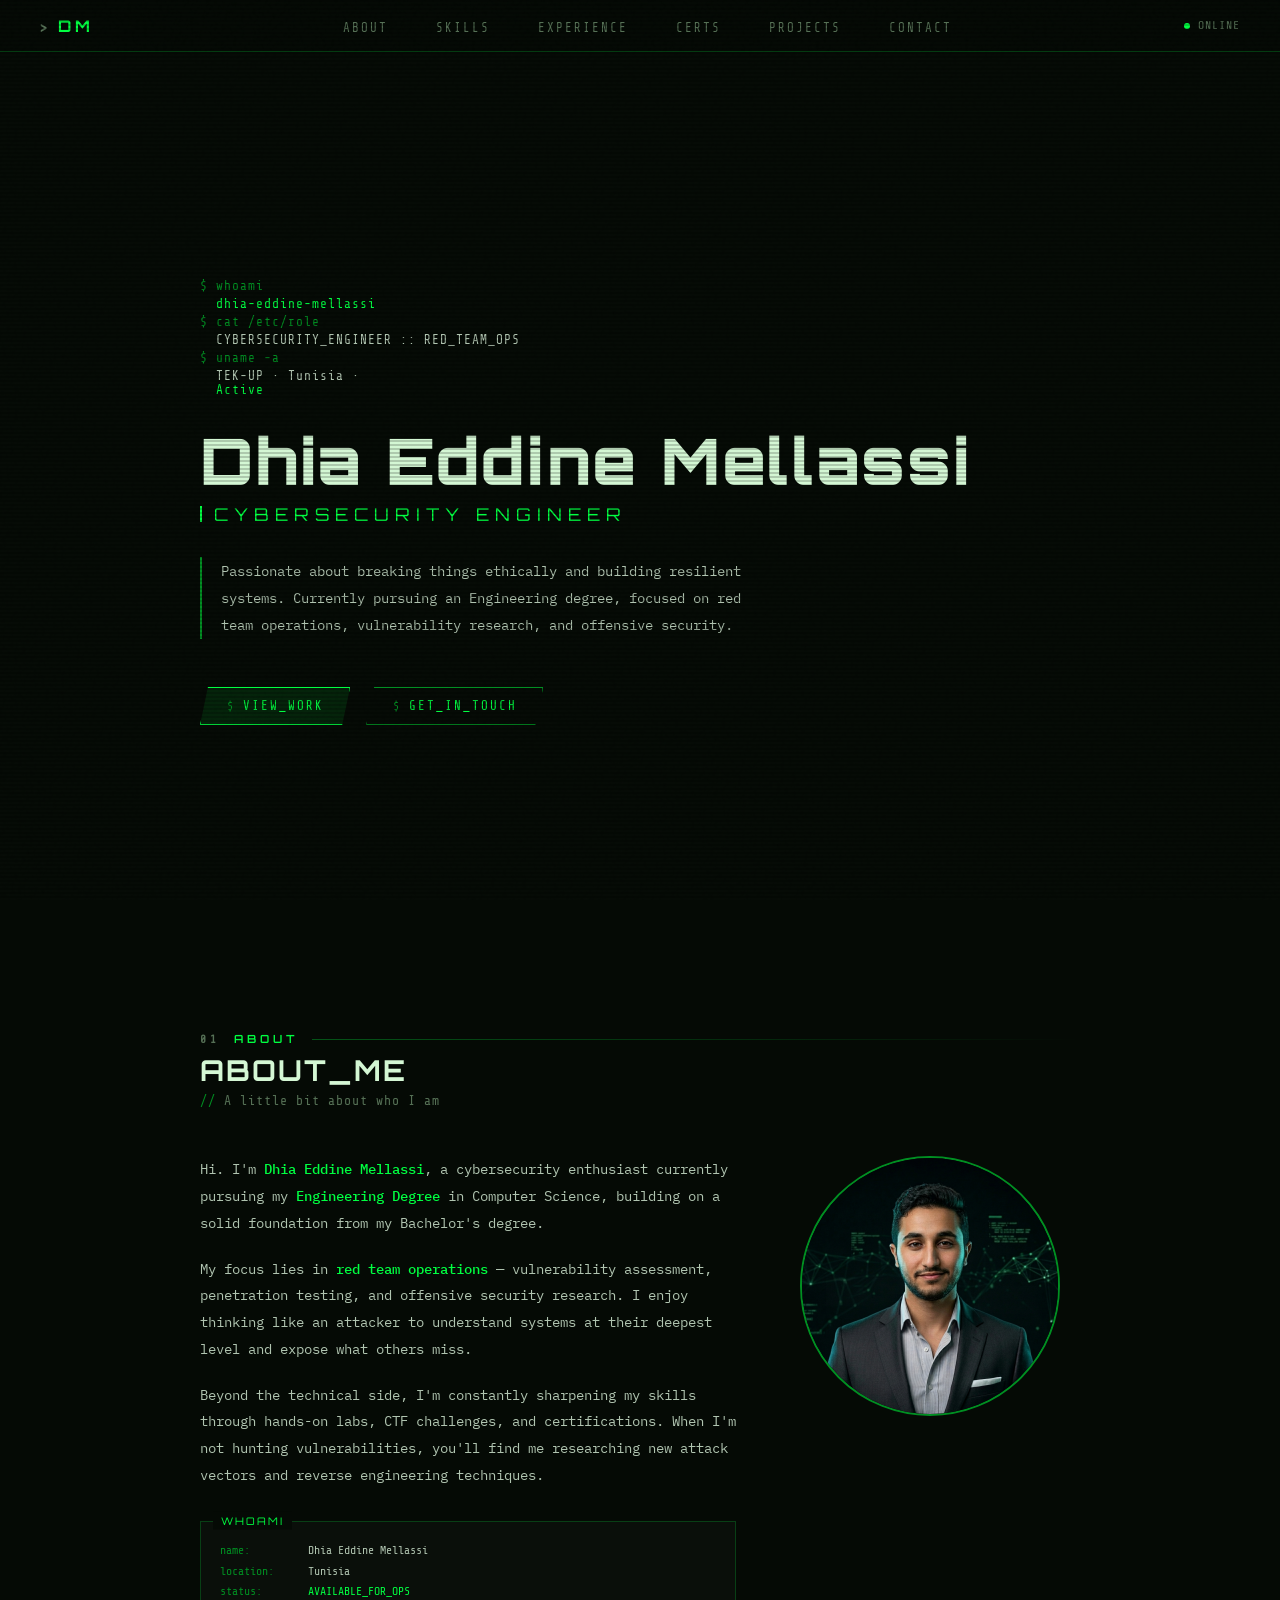
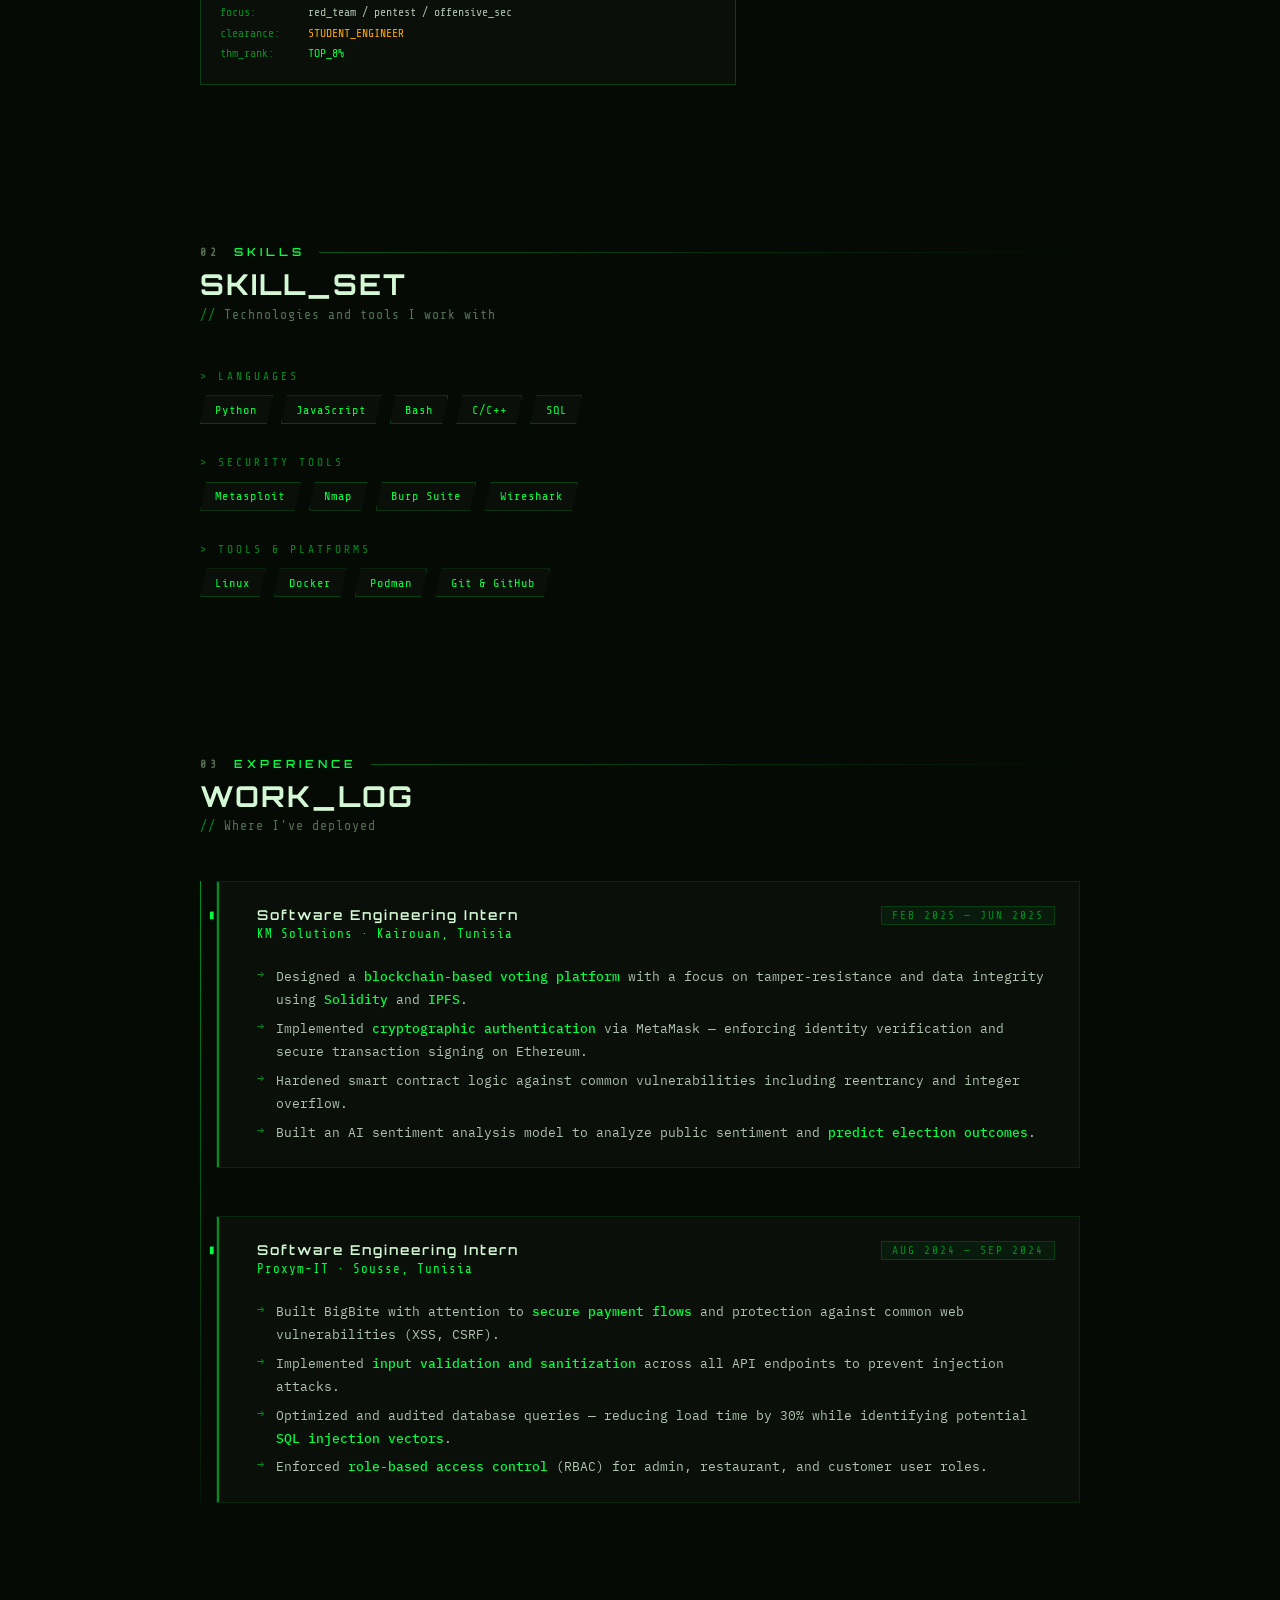
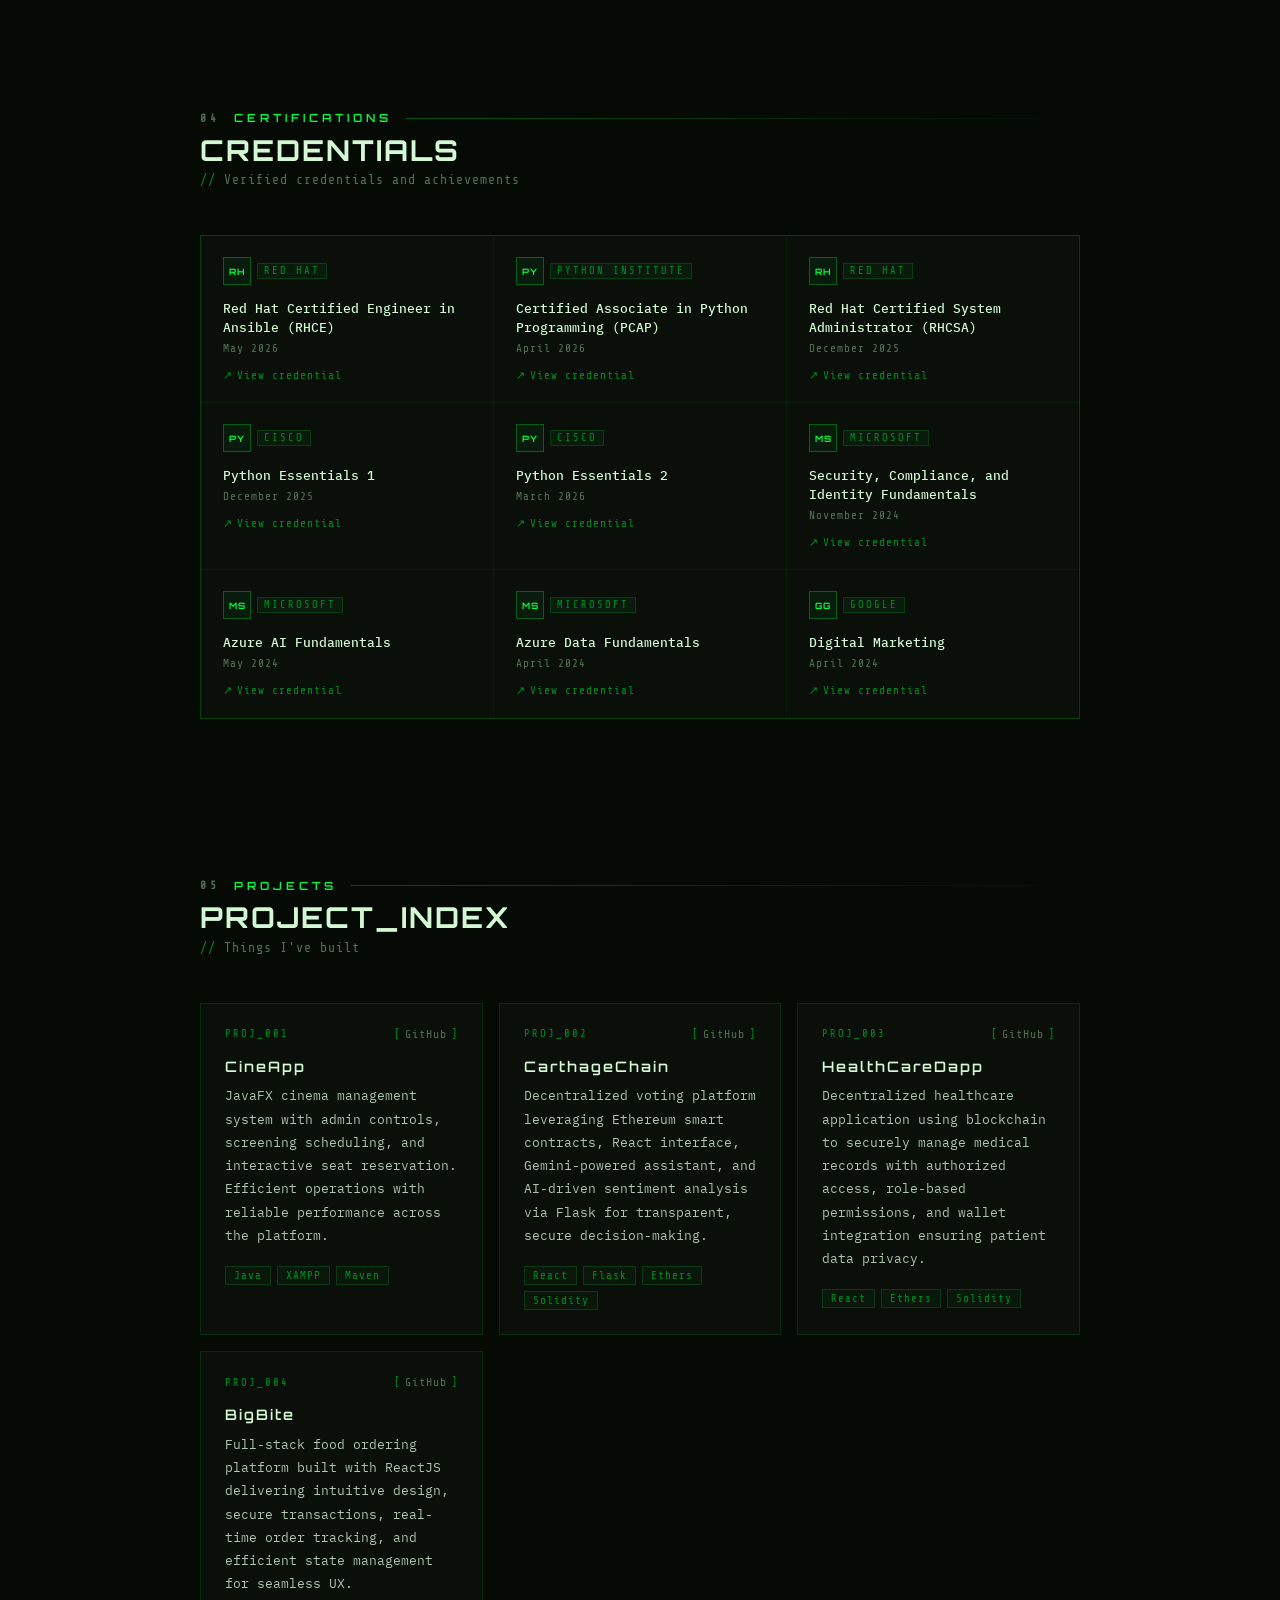
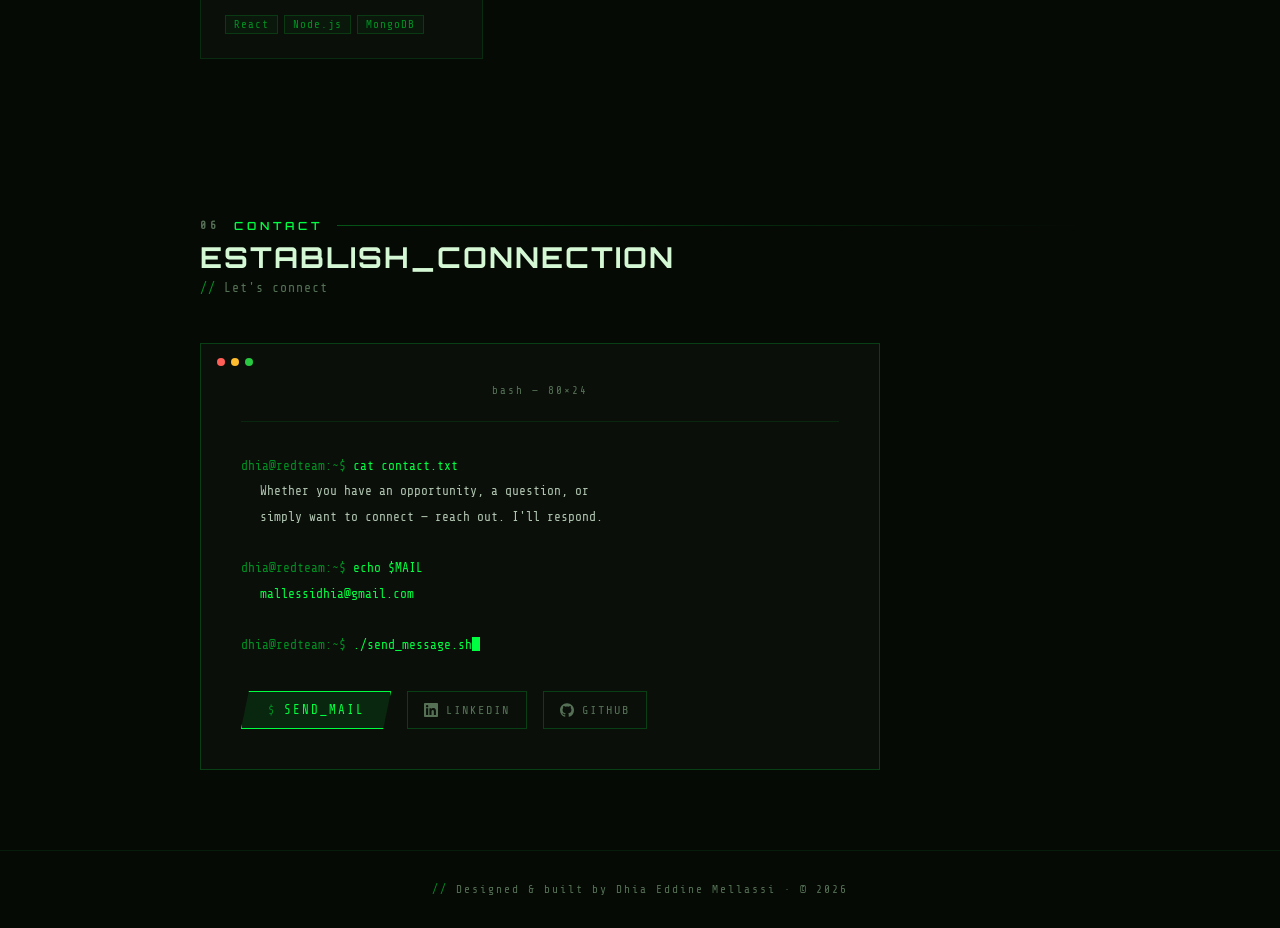
<file: index.html>
<!doctype html>
<html lang="en">
  <head>
    <meta charset="UTF-8" />
    <meta name="viewport" content="width=device-width, initial-scale=1.0" />
    <title>Dhia Eddine Mellassi | Cybersecurity Engineer</title>
    <link
      rel="icon"
      type="image/svg+xml"
      href="data:image/svg+xml,<svg xmlns='http://www.w3.org/2000/svg' viewBox='0 0 32 32'><rect width='32' height='32' rx='4' fill='%23000'/><text x='50%25' y='55%25' dominant-baseline='middle' text-anchor='middle' font-family='monospace' font-weight='700' font-size='13' fill='%2300ff41'>DM</text></svg>"
    />
    <link
      href="https://fonts.googleapis.com/css2?family=Share+Tech+Mono&family=Orbitron:wght@400;600;700;900&family=IBM+Plex+Mono:wght@300;400;500&display=swap"
      rel="stylesheet"
    />
    <link rel="stylesheet" href="css/styles.css" />
  </head>
  <body>
    <!-- NAVIGATION -->
    <nav>
      <div
        class="logo"
        onclick="window.location.href = '#hero'"
        style="cursor: pointer"
      >
        DM
      </div>
      <ul class="nav-links">
        <li><a href="#about">about</a></li>
        <li><a href="#skills">skills</a></li>
        <li><a href="#experience">experience</a></li>
        <li><a href="#certifications">certs</a></li>
        <li><a href="#projects">projects</a></li>
        <li><a href="#contact">contact</a></li>
      </ul>
      <div class="nav-status">
        <div class="status-dot"></div>
        ONLINE
      </div>
    </nav>

    <!-- HERO -->
    <section class="hero" id="hero">
      <div class="hero-terminal">
        <span class="cmd">$ whoami</span>
        <span class="out"
          ><span class="highlight">dhia-eddine-mellassi</span></span
        >
        <span class="cmd">$ cat /etc/role</span>
        <span class="out">CYBERSECURITY_ENGINEER :: RED_TEAM_OPS</span>
        <span class="cmd">$ uname -a</span>
        <span class="out"
          >TEK-UP · Tunisia · <span class="highlight">Active</span></span
        >
      </div>
      <h1>
        <span class="glitch" data-text="Dhia Eddine">Dhia Eddine</span> Mellassi
      </h1>
      <div class="hero-role">Cybersecurity Engineer</div>
      <p class="hero-desc">
        Passionate about breaking things ethically and building resilient
        systems. Currently pursuing an Engineering degree, focused on red team
        operations, vulnerability research, and offensive security.
      </p>
      <div class="btn-group">
        <a class="btn btn-solid" href="#projects">view_work</a>
        <a class="btn" href="#contact">get_in_touch</a>
      </div>
    </section>

    <!-- ABOUT -->
    <section id="about">
      <p class="section-title"><span class="num">01</span> About</p>
      <h2 class="section-heading">ABOUT_ME</h2>
      <p class="section-sub">A little bit about who I am</p>
      <div class="about-grid">
        <div>
          <div class="about-text">
            <p>
              Hi. I'm <strong>Dhia Eddine Mellassi</strong>, a cybersecurity
              enthusiast currently pursuing my
              <strong>Engineering Degree</strong>
              in Computer Science, building on a solid foundation from my
              Bachelor's degree.
            </p>
            <p>
              My focus lies in <strong>red team operations</strong> —
              vulnerability assessment, penetration testing, and offensive
              security research. I enjoy thinking like an attacker to understand
              systems at their deepest level and expose what others miss.
            </p>
            <p>
              Beyond the technical side, I'm constantly sharpening my skills
              through hands-on labs, CTF challenges, and certifications. When
              I'm not hunting vulnerabilities, you'll find me researching new
              attack vectors and reverse engineering techniques.
            </p>
          </div>
          <div class="about-terminal" style="margin-top: 2rem">
            <div class="at-line">
              <span class="at-key">name:</span
              ><span class="at-val">Dhia Eddine Mellassi</span>
            </div>
            <div class="at-line">
              <span class="at-key">location:</span
              ><span class="at-val">Tunisia</span>
            </div>
            <div class="at-line">
              <span class="at-key">status:</span
              ><span class="at-val green">AVAILABLE_FOR_OPS</span>
            </div>
            <div class="at-line">
              <span class="at-key">focus:</span
              ><span class="at-val">red_team / pentest / offensive_sec</span>
            </div>
            <div class="at-line">
              <span class="at-key">clearance:</span
              ><span class="at-val amber">STUDENT_ENGINEER</span>
            </div>
            <div class="at-line">
              <span class="at-key">thm_rank:</span
              ><span class="at-val green">TOP_8%</span>
            </div>
          </div>
        </div>
        <div class="avatar-glitch-wrap">
          <img
            src="assets/images/Dhia.png"
            alt="Dhia Eddine Mellassi"
            class="avatar-img"
          />
          <img
            src="assets/images/Dhia.png"
            alt=""
            class="avatar-img glitch-r"
            aria-hidden="true"
          />
          <img
            src="assets/images/Dhia.png"
            alt=""
            class="avatar-img glitch-b"
            aria-hidden="true"
          />
        </div>
      </div>
    </section>

    <!-- SKILLS -->
    <section id="skills">
      <p class="section-title"><span class="num">02</span> Skills</p>
      <h2 class="section-heading">SKILL_SET</h2>
      <p class="section-sub">Technologies and tools I work with</p>
      <div class="skills-categories">
        <div>
          <div class="skill-group-label">Languages</div>
          <div class="skills-grid">
            <div class="skill-pill">Python</div>
            <div class="skill-pill">JavaScript</div>
            <div class="skill-pill">Bash</div>
            <div class="skill-pill">C/C++</div>
            <div class="skill-pill">SQL</div>
          </div>
        </div>
        <div>
          <div class="skill-group-label">Security Tools</div>
          <div class="skills-grid">
            <div class="skill-pill">Metasploit</div>
            <div class="skill-pill">Nmap</div>
            <div class="skill-pill">Burp Suite</div>
            <div class="skill-pill">Wireshark</div>
          </div>
        </div>
        <div>
          <div class="skill-group-label">Tools &amp; Platforms</div>
          <div class="skills-grid">
            <div class="skill-pill">Linux</div>
            <div class="skill-pill">Docker</div>
            <div class="skill-pill">Podman</div>
            <div class="skill-pill">Git &amp; GitHub</div>
          </div>
        </div>
      </div>
    </section>

    <!-- EXPERIENCE -->
    <section id="experience">
      <p class="section-title"><span class="num">03</span> Experience</p>
      <h2 class="section-heading">WORK_LOG</h2>
      <p class="section-sub">Where I've deployed</p>
      <div class="timeline">
        <div class="timeline-item">
          <div class="timeline-header">
            <div>
              <div class="timeline-role">Software Engineering Intern</div>
              <div class="timeline-company">
                KM Solutions · Kairouan, Tunisia
              </div>
            </div>
            <div class="timeline-date">FEB 2025 — JUN 2025</div>
          </div>
          <ul class="timeline-desc">
            <li>
              Designed a <b>blockchain-based voting platform</b> with a focus on
              tamper-resistance and data integrity using <b>Solidity</b> and
              <b>IPFS</b>.
            </li>
            <li>
              Implemented <b>cryptographic authentication</b> via MetaMask —
              enforcing identity verification and secure transaction signing on
              Ethereum.
            </li>
            <li>
              Hardened smart contract logic against common vulnerabilities
              including reentrancy and integer overflow.
            </li>
            <li>
              Built an AI sentiment analysis model to analyze public sentiment
              and <b>predict election outcomes</b>.
            </li>
          </ul>
        </div>
        <div class="timeline-item">
          <div class="timeline-header">
            <div>
              <div class="timeline-role">Software Engineering Intern</div>
              <div class="timeline-company">Proxym-IT · Sousse, Tunisia</div>
            </div>
            <div class="timeline-date">AUG 2024 — SEP 2024</div>
          </div>
          <ul class="timeline-desc">
            <li>
              Built BigBite with attention to <b>secure payment flows</b> and
              protection against common web vulnerabilities (XSS, CSRF).
            </li>
            <li>
              Implemented <b>input validation and sanitization</b> across all
              API endpoints to prevent injection attacks.
            </li>
            <li>
              Optimized and audited database queries — reducing load time by 30%
              while identifying potential <b>SQL injection vectors</b>.
            </li>
            <li>
              Enforced <b>role-based access control</b> (RBAC) for admin,
              restaurant, and customer user roles.
            </li>
          </ul>
        </div>
      </div>
    </section>

    <!-- CERTIFICATIONS -->
    <section id="certifications">
      <p class="section-title"><span class="num">04</span> Certifications</p>
      <h2 class="section-heading">CREDENTIALS</h2>
      <p class="section-sub">Verified credentials and achievements</p>
      <div class="cert-grid">
        <div class="cert-card">
          <div class="cert-badge">
            <div class="cert-badge-icon">RH</div>
            <span class="cert-issuer-tag">Red Hat</span>
          </div>
          <div class="cert-name">
            Red Hat Certified Engineer in Ansible (RHCE)
          </div>
          <div class="cert-year">May 2026</div>
          <a
            class="cert-link"
            href="https://www.credly.com/badges/cf4e3883-1bc7-49ca-a4e0-0327210227cd/public_url"
            target="_blank"
            >View credential</a
          >
          <div class="cert-bar"></div>
        </div>

        <div class="cert-card">
          <div class="cert-badge">
            <div class="cert-badge-icon">PY</div>
            <span class="cert-issuer-tag">Python Institute</span>
          </div>
          <div class="cert-name">
            Certified Associate in Python Programming (PCAP)
          </div>
          <div class="cert-year">April 2026</div>
          <a
            class="cert-link"
            href="https://www.credly.com/badges/555970d9-131b-45bb-b929-bc13aa1cafaf/public_url"
            target="_blank"
            >View credential</a
          >
          <div class="cert-bar"></div>
        </div>

        <div class="cert-card">
          <div class="cert-badge">
            <div class="cert-badge-icon">RH</div>
            <span class="cert-issuer-tag">Red Hat</span>
          </div>
          <div class="cert-name">
            Red Hat Certified System Administrator (RHCSA)
          </div>
          <div class="cert-year">December 2025</div>
          <a
            class="cert-link"
            href="https://www.credly.com/badges/857a9a91-72d2-43cf-920a-726b989e8f26/public_url"
            target="_blank"
            >View credential</a
          >
          <div class="cert-bar"></div>
        </div>

        <div class="cert-card">
          <div class="cert-badge">
            <div class="cert-badge-icon">PY</div>
            <span class="cert-issuer-tag">Cisco</span>
          </div>
          <div class="cert-name">Python Essentials 1</div>
          <div class="cert-year">December 2025</div>
          <a
            class="cert-link"
            href="https://www.credly.com/badges/51603041-0440-4b75-88f6-b9524458d1e2/public_url"
            target="_blank"
            >View credential</a
          >
          <div class="cert-bar"></div>
        </div>

        <div class="cert-card">
          <div class="cert-badge">
            <div class="cert-badge-icon">PY</div>
            <span class="cert-issuer-tag">Cisco</span>
          </div>
          <div class="cert-name">Python Essentials 2</div>
          <div class="cert-year">March 2026</div>
          <a
            class="cert-link"
            href="https://www.credly.com/badges/9966ab07-dc00-4e22-80cb-817075d97add/public_url"
            target="_blank"
            >View credential</a
          >
          <div class="cert-bar"></div>
        </div>

        <div class="cert-card">
          <div class="cert-badge">
            <div class="cert-badge-icon">MS</div>
            <span class="cert-issuer-tag">Microsoft</span>
          </div>
          <div class="cert-name">
            Security, Compliance, and Identity Fundamentals
          </div>
          <div class="cert-year">November 2024</div>
          <a
            class="cert-link"
            href="https://www.credly.com/badges/22f72e9f-e606-45e4-bddd-050639917a47/public_url"
            target="_blank"
            >View credential</a
          >
          <div class="cert-bar"></div>
        </div>

        <div class="cert-card">
          <div class="cert-badge">
            <div class="cert-badge-icon">MS</div>
            <span class="cert-issuer-tag">Microsoft</span>
          </div>
          <div class="cert-name">Azure AI Fundamentals</div>
          <div class="cert-year">May 2024</div>
          <a
            class="cert-link"
            href="https://www.credly.com/badges/9f31ba8f-21dc-431d-9f86-2ae38bbcedd4/public_url"
            target="_blank"
            >View credential</a
          >
          <div class="cert-bar"></div>
        </div>

        <div class="cert-card">
          <div class="cert-badge">
            <div class="cert-badge-icon">MS</div>
            <span class="cert-issuer-tag">Microsoft</span>
          </div>
          <div class="cert-name">Azure Data Fundamentals</div>
          <div class="cert-year">April 2024</div>
          <a
            class="cert-link"
            href="https://www.credly.com/badges/78bb1c0f-4c9b-4a7f-a92f-00a1457e3f23/public_url"
            target="_blank"
            >View credential</a
          >
          <div class="cert-bar"></div>
        </div>

        <div class="cert-card">
          <div class="cert-badge">
            <div class="cert-badge-icon">GG</div>
            <span class="cert-issuer-tag">Google</span>
          </div>
          <div class="cert-name">Digital Marketing</div>
          <div class="cert-year">April 2024</div>
          <a
            class="cert-link"
            href="https://skillshop.exceedlms.com/student/award/hYUuj4KgrxrVqWm9rWVrVc4Z"
            target="_blank"
            >View credential</a
          >
          <div class="cert-bar"></div>
        </div>
      </div>
    </section>

    <!-- PROJECTS -->
    <section id="projects">
      <p class="section-title"><span class="num">05</span> Projects</p>
      <h2 class="section-heading">PROJECT_INDEX</h2>
      <p class="section-sub">Things I've built</p>
      <div class="projects-grid">
        <div class="project-card">
          <div class="proj-header">
            <div class="proj-id">PROJ_001</div>
            <div class="proj-links">
              <a
                class="proj-link"
                href="https://github.com/mellassidhia/CineApp"
                target="_blank"
                >GitHub</a
              >
            </div>
          </div>
          <div class="proj-title">CineApp</div>
          <div class="proj-desc">
            JavaFX cinema management system with admin controls, screening
            scheduling, and interactive seat reservation. Efficient operations
            with reliable performance across the platform.
          </div>
          <div class="proj-tags">
            <span class="proj-tag">Java</span>
            <span class="proj-tag">XAMPP</span>
            <span class="proj-tag">Maven</span>
          </div>
        </div>

        <div class="project-card">
          <div class="proj-header">
            <div class="proj-id">PROJ_002</div>
            <div class="proj-links">
              <a
                class="proj-link"
                href="https://github.com/mellassidhia/CarthageChain"
                target="_blank"
                >GitHub</a
              >
            </div>
          </div>
          <div class="proj-title">CarthageChain</div>
          <div class="proj-desc">
            Decentralized voting platform leveraging Ethereum smart contracts,
            React interface, Gemini-powered assistant, and AI-driven sentiment
            analysis via Flask for transparent, secure decision-making.
          </div>
          <div class="proj-tags">
            <span class="proj-tag">React</span>
            <span class="proj-tag">Flask</span>
            <span class="proj-tag">Ethers</span>
            <span class="proj-tag">Solidity</span>
          </div>
        </div>

        <div class="project-card">
          <div class="proj-header">
            <div class="proj-id">PROJ_003</div>
            <div class="proj-links">
              <a
                class="proj-link"
                href="https://github.com/mellassidhia/HealthCareDapp"
                target="_blank"
                >GitHub</a
              >
            </div>
          </div>
          <div class="proj-title">HealthCareDapp</div>
          <div class="proj-desc">
            Decentralized healthcare application using blockchain to securely
            manage medical records with authorized access, role-based
            permissions, and wallet integration ensuring patient data privacy.
          </div>
          <div class="proj-tags">
            <span class="proj-tag">React</span>
            <span class="proj-tag">Ethers</span>
            <span class="proj-tag">Solidity</span>
          </div>
        </div>

        <div class="project-card">
          <div class="proj-header">
            <div class="proj-id">PROJ_004</div>
            <div class="proj-links">
              <a
                class="proj-link"
                href="https://github.com/mellassidhia/BigBite"
                target="_blank"
                >GitHub</a
              >
            </div>
          </div>
          <div class="proj-title">BigBite</div>
          <div class="proj-desc">
            Full-stack food ordering platform built with ReactJS delivering
            intuitive design, secure transactions, real-time order tracking, and
            efficient state management for seamless UX.
          </div>
          <div class="proj-tags">
            <span class="proj-tag">React</span>
            <span class="proj-tag">Node.js</span>
            <span class="proj-tag">MongoDB</span>
          </div>
        </div>
      </div>
    </section>

    <!-- CONTACT -->
    <section id="contact">
      <p class="section-title"><span class="num">06</span> Contact</p>
      <h2 class="section-heading">ESTABLISH_CONNECTION</h2>
      <p class="section-sub">Let's connect</p>
      <div class="contact-terminal">
        <div class="term-dots">
          <div class="term-dot r"></div>
          <div class="term-dot y"></div>
          <div class="term-dot g"></div>
        </div>
        <div class="term-titlebar">bash — 80×24</div>
        <div class="term-lines">
          <div>
            <span class="term-prompt">dhia@redteam:~$ </span
            ><span class="term-cmd">cat contact.txt</span>
          </div>
          <div class="term-out">
            Whether you have an opportunity, a question, or
          </div>
          <div class="term-out">
            simply want to connect — reach out. I'll respond.
          </div>
          <div>&nbsp;</div>
          <div>
            <span class="term-prompt">dhia@redteam:~$ </span
            ><span class="term-cmd">echo $MAIL</span>
          </div>
          <div class="term-out">
            <a class="term-link" href="mailto:mallessidhia@gmail.com"
              >mallessidhia@gmail.com</a
            >
          </div>
          <div>&nbsp;</div>
          <div>
            <span class="term-prompt">dhia@redteam:~$ </span
            ><span class="term-cmd"
              >./send_message.sh<span class="term-cursor"></span
            ></span>
          </div>
        </div>
        <div class="contact-actions">
          <a class="btn btn-solid" href="mailto:mallessidhia@gmail.com"
            >send_mail</a
          >
          <a
            class="social-link"
            href="https://www.linkedin.com/in/dhia-eddine-mellassi/"
            target="_blank"
          >
            <svg viewBox="0 0 24 24" xmlns="http://www.w3.org/2000/svg">
              <path
                d="M20.447 20.452h-3.554v-5.569c0-1.328-.027-3.037-1.852-3.037-1.853 0-2.136 1.445-2.136 2.939v5.667H9.351V9h3.414v1.561h.046c.477-.9 1.637-1.85 3.37-1.85 3.601 0 4.267 2.37 4.267 5.455v6.286zM5.337 7.433a2.062 2.062 0 0 1-2.063-2.065 2.064 2.064 0 1 1 2.063 2.065zm1.782 13.019H3.555V9h3.564v11.452zM22.225 0H1.771C.792 0 0 .774 0 1.729v20.542C0 23.227.792 24 1.771 24h20.451C23.2 24 24 23.227 24 22.271V1.729C24 .774 23.2 0 22.222 0h.003z"
              />
            </svg>
            LinkedIn
          </a>
          <a
            class="social-link"
            href="https://github.com/mellassidhia"
            target="_blank"
          >
            <svg viewBox="0 0 24 24" xmlns="http://www.w3.org/2000/svg">
              <path
                d="M12 .297c-6.63 0-12 5.373-12 12 0 5.303 3.438 9.8 8.205 11.385.6.113.82-.258.82-.577 0-.285-.01-1.04-.015-2.04-3.338.724-4.042-1.61-4.042-1.61C4.422 18.07 3.633 17.7 3.633 17.7c-1.087-.744.084-.729.084-.729 1.205.084 1.838 1.236 1.838 1.236 1.07 1.835 2.809 1.305 3.495.998.108-.776.417-1.305.76-1.605-2.665-.3-5.466-1.332-5.466-5.93 0-1.31.465-2.38 1.235-3.22-.135-.303-.54-1.523.105-3.176 0 0 1.005-.322 3.3 1.23.96-.267 1.98-.399 3-.405 1.02.006 2.04.138 3 .405 2.28-1.552 3.285-1.23 3.285-1.23.645 1.653.24 2.873.12 3.176.765.84 1.23 1.91 1.23 3.22 0 4.61-2.805 5.625-5.475 5.92.42.36.81 1.096.81 2.22 0 1.606-.015 2.896-.015 3.286 0 .315.21.69.825.57C20.565 22.092 24 17.592 24 12.297c0-6.627-5.373-12-12-12"
              />
            </svg>
            GitHub
          </a>
        </div>
      </div>
    </section>

    <footer>
      Designed &amp; built by Dhia Eddine Mellassi · &copy;
      <span id="year"></span>
    </footer>

    <script>
      document.getElementById("year").textContent = new Date().getFullYear();
    </script>
  </body>
</html>
</file>
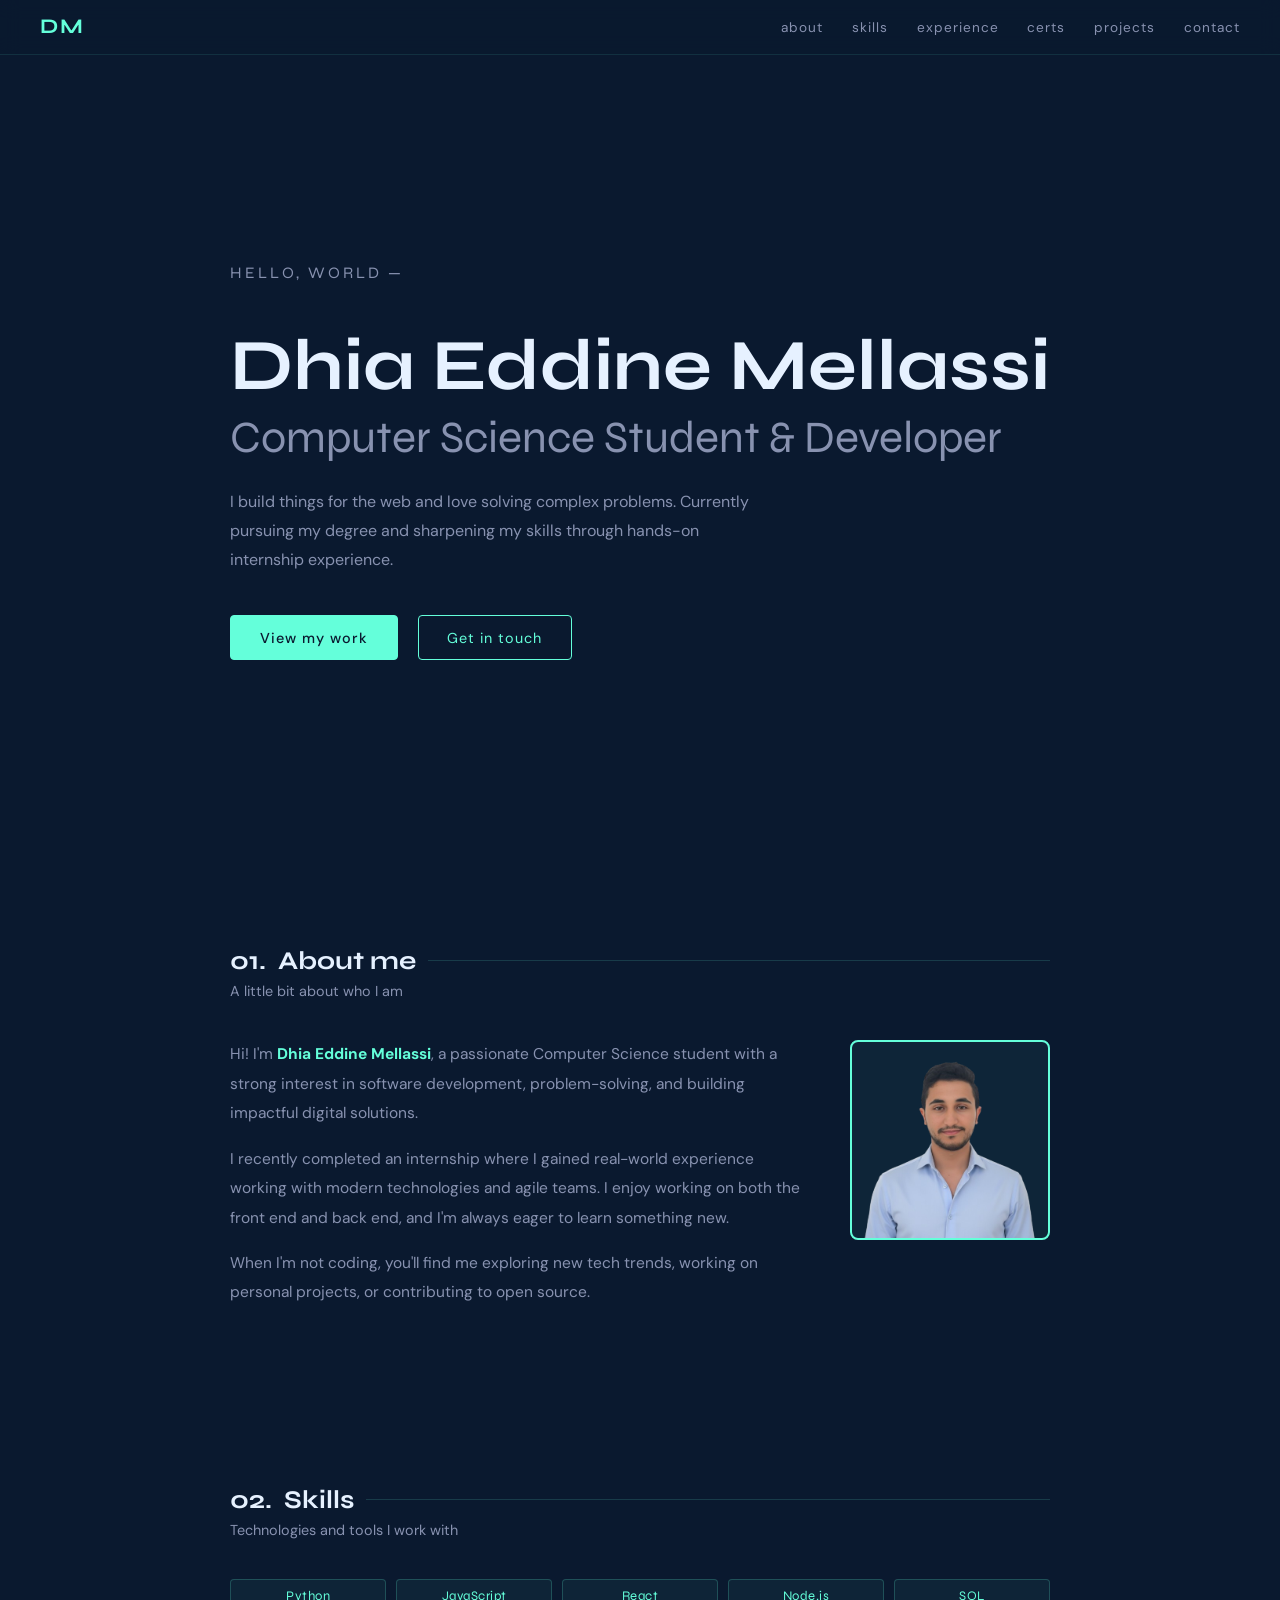
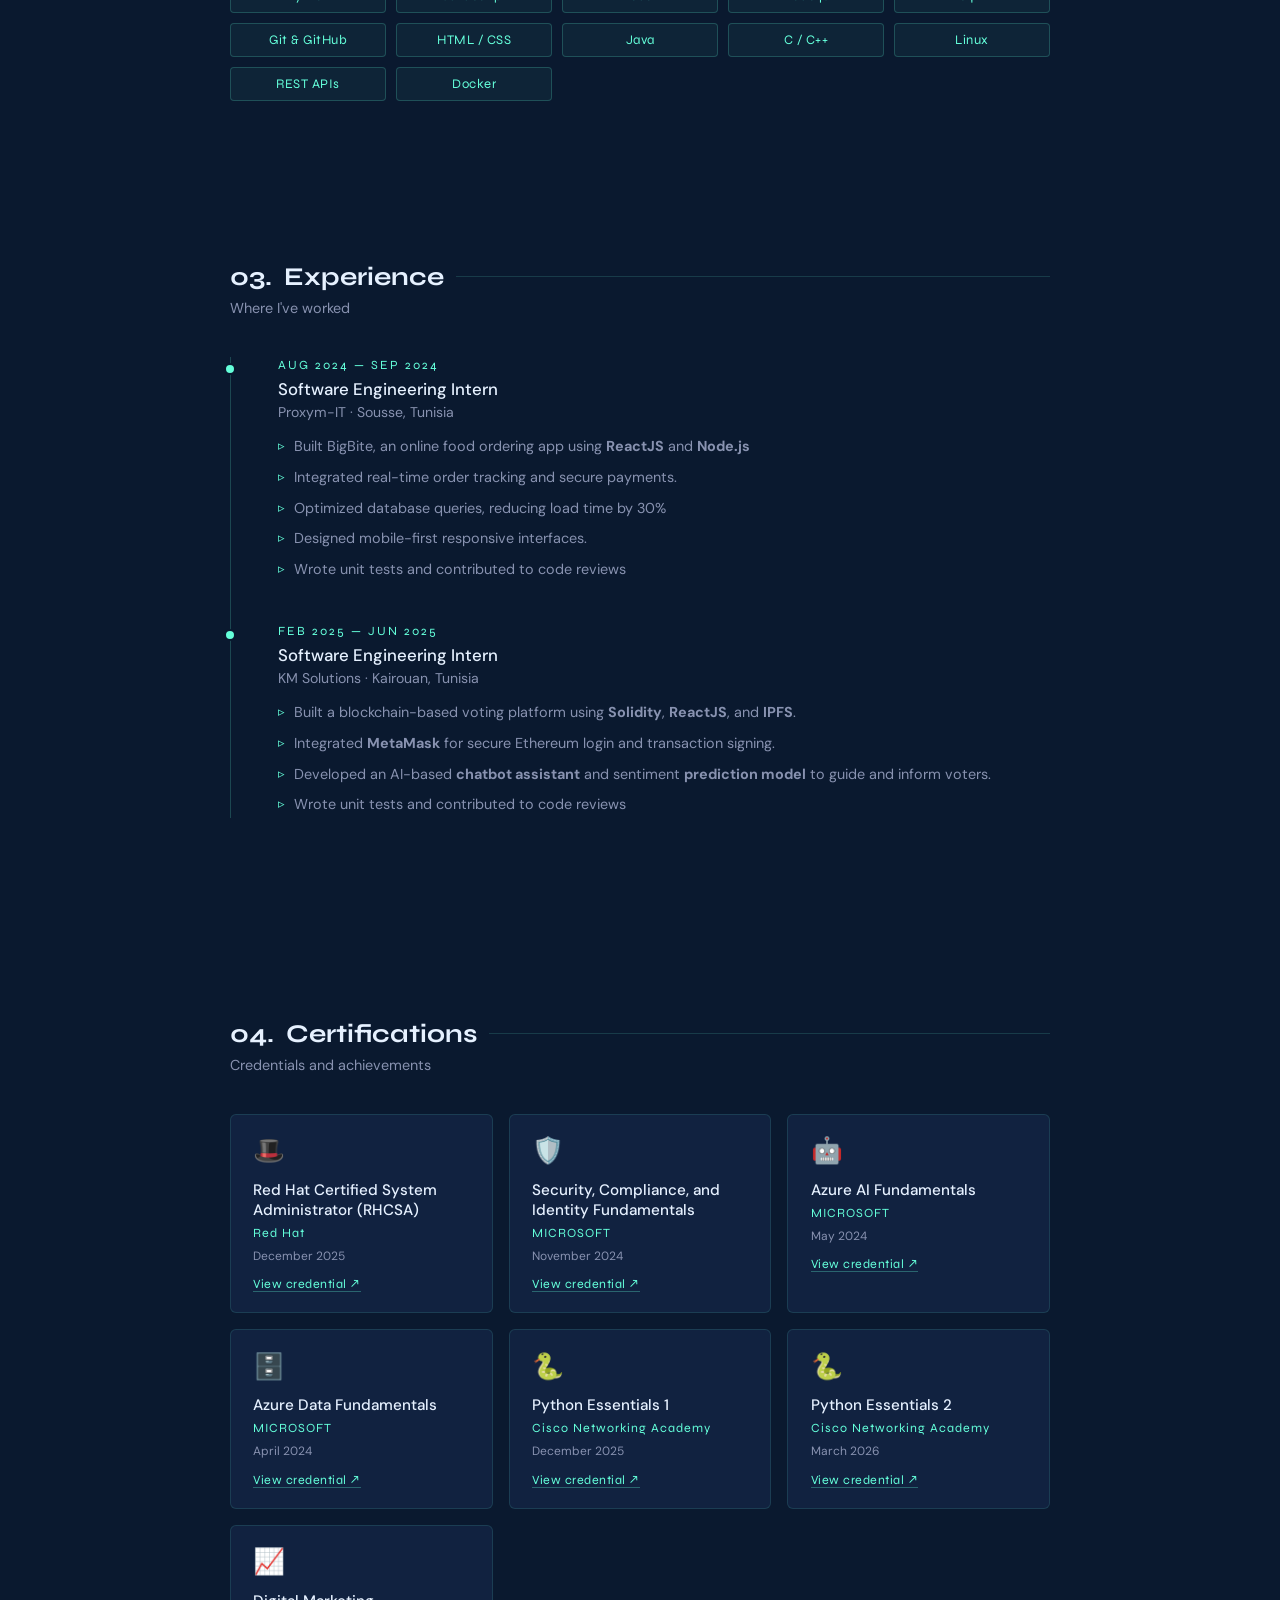
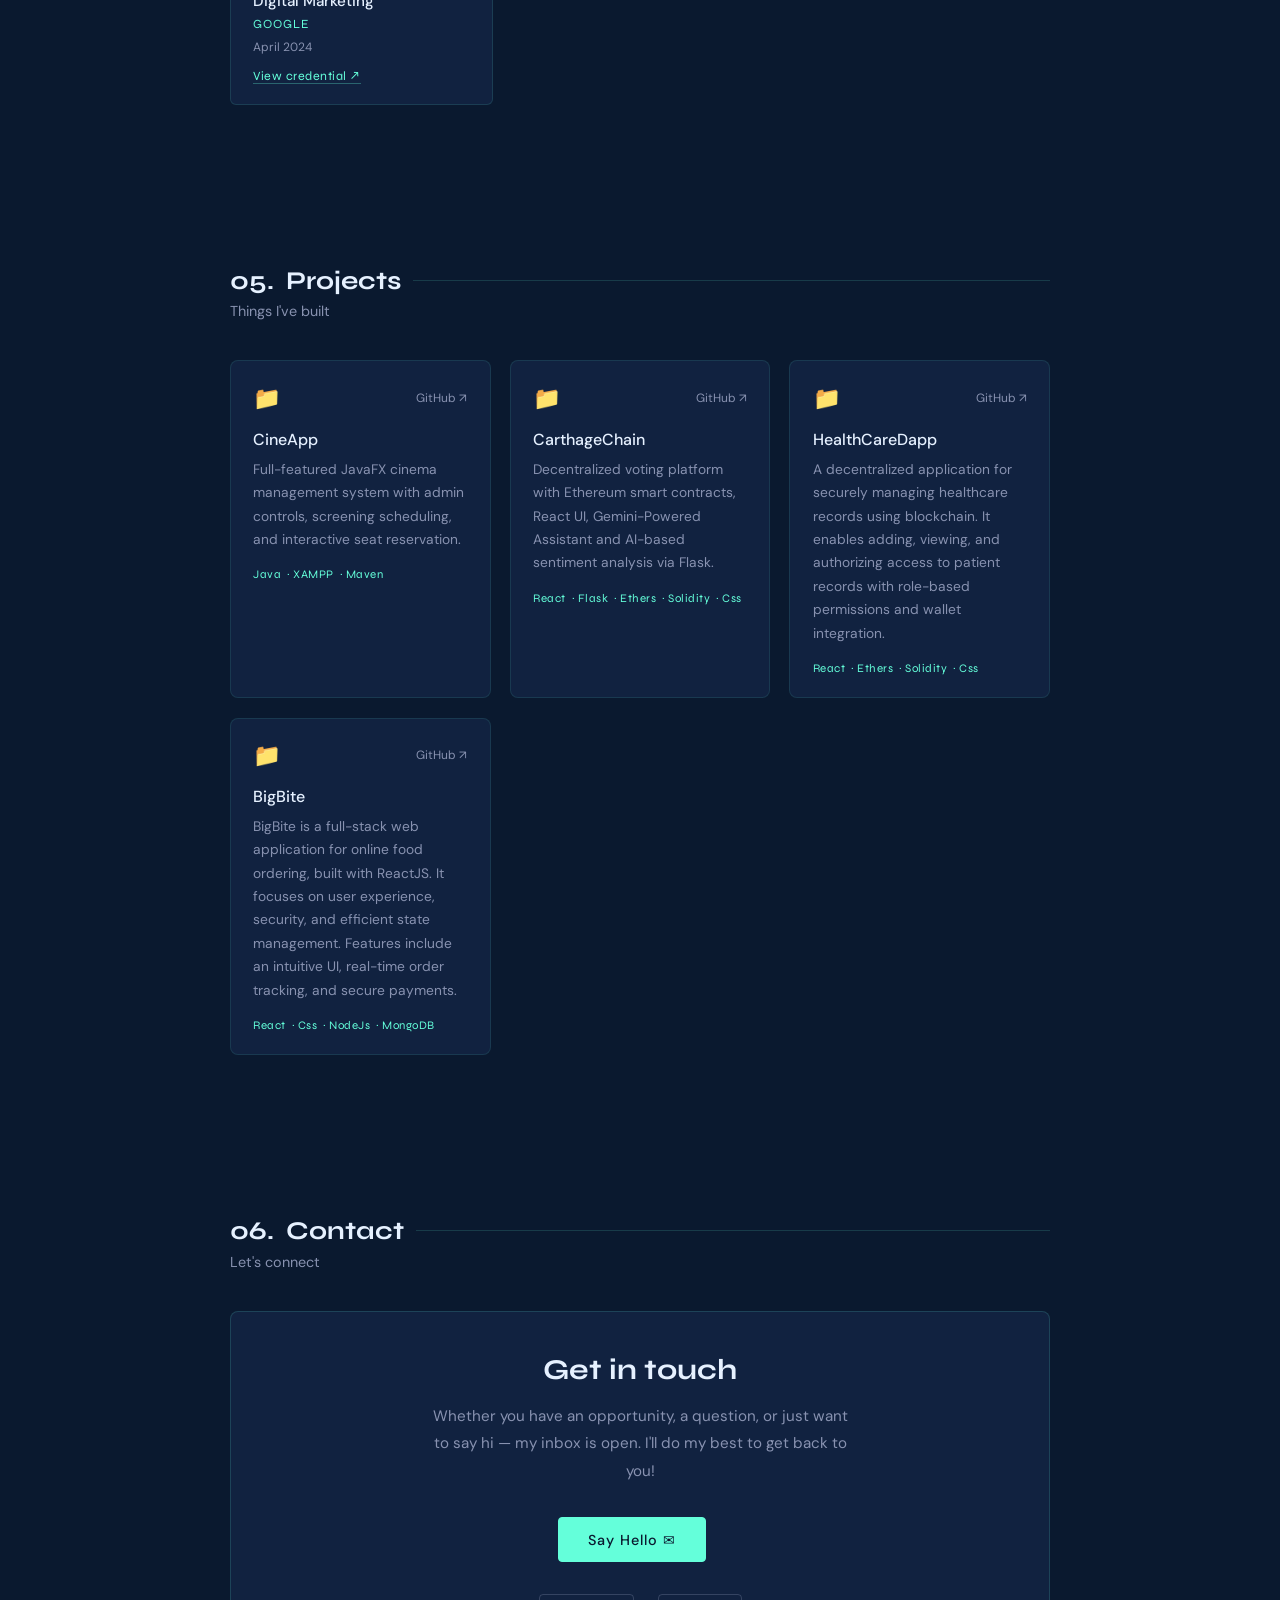
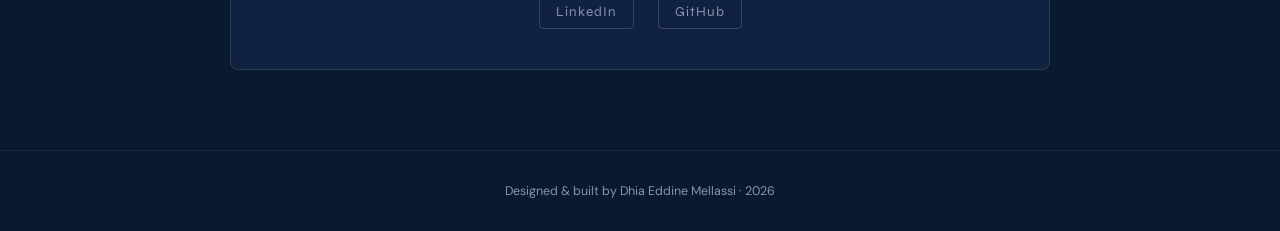
<file: portfolio.html>
<!DOCTYPE html>
<html lang="en">
<head>
  <meta charset="UTF-8" />
  <meta name="viewport" content="width=device-width, initial-scale=1.0"/>
  <title>My Portfolio</title>
  <link href="https://fonts.googleapis.com/css2?family=Syne:wght@400;500;700&family=DM+Sans:wght@300;400;500&display=swap" rel="stylesheet"/>
  <link rel="stylesheet" href="main.css">
</head>
<body>

<!-- NAVIGATION -->
<nav>
  <div class="logo">DM</div>
  <ul class="nav-links">
    <li><a href="#about">about</a></li>
    <li><a href="#skills">skills</a></li>
    <li><a href="#experience">experience</a></li>
    <li><a href="#certifications">certs</a></li>
    <li><a href="#projects">projects</a></li>
    <li><a href="#contact">contact</a></li>
  </ul>
</nav>

<!-- HERO -->
<section class="hero" id="hero">
  <p class="hero-eyebrow">HELLO, WORLD —</p>
  <h1>Dhia Eddine Mellassi</h1>
  <h2>Computer Science Student &amp; Developer</h2>
  <p>I build things for the web and love solving complex problems. Currently pursuing my degree and sharpening my skills through hands-on internship experience.</p>
  <div>
    <a class="btn btn-solid" href="#projects">View my work</a>
    <a class="btn" href="#contact">Get in touch</a>
  </div>
</section>

<!-- ABOUT -->
<section id="about">
  <h2 class="section-title"><span>01.</span> About me</h2>
  <p class="section-sub">A little bit about who I am</p>
  <div class="about-grid">
    <div class="about-text">
      <p>Hi! I'm <strong>Dhia Eddine Mellassi</strong>, a passionate Computer Science student with a strong interest in software development, problem-solving, and building impactful digital solutions.</p>
      <p>I recently completed an internship where I gained real-world experience working with modern technologies and agile teams. I enjoy working on both the front end and back end, and I'm always eager to learn something new.</p>
      <p>When I'm not coding, you'll find me exploring new tech trends, working on personal projects, or contributing to open source.</p>
    </div>
    <!-- Replace 'your-photo.jpg' with your actual image filename -->
    <div class="avatar-box">
      <img src="DhiaPS2-removebg-preview.png" alt="Your Name" />
    </div>
  </div>
</section>

<!-- SKILLS -->
<section id="skills">
  <h2 class="section-title"><span>02.</span> Skills</h2>
  <p class="section-sub">Technologies and tools I work with</p>
  <div class="skills-grid">
    <div class="skill-pill">Python</div>
    <div class="skill-pill">JavaScript</div>
    <div class="skill-pill">React</div>
    <div class="skill-pill">Node.js</div>
    <div class="skill-pill">SQL</div>
    <div class="skill-pill">Git &amp; GitHub</div>
    <div class="skill-pill">HTML / CSS</div>
    <div class="skill-pill">Java</div>
    <div class="skill-pill">C / C++</div>
    <div class="skill-pill">Linux</div>
    <div class="skill-pill">REST APIs</div>
    <div class="skill-pill">Docker</div>
  </div>
</section>

<!-- EXPERIENCE -->
<section id="experience">
  <h2 class="section-title"><span>03.</span> Experience</h2>
  <p class="section-sub">Where I've worked</p>
  <div class="timeline">

    <div class="timeline-item">
      <div class="timeline-date">AUG 2024 — SEP 2024</div>
      <div class="timeline-role">Software Engineering Intern</div>
      <div class="timeline-company">Proxym-IT · Sousse, Tunisia</div>
      <ul class="timeline-desc">
        <li>Built BigBite, an online food ordering app using <b>ReactJS</b> and <b>Node.js</b></li>
        <li>Integrated real-time order tracking and secure payments.</li>
        <li>Optimized database queries, reducing load time by 30%</li>
        <li>Designed mobile-first responsive interfaces.</li>
        <li>Wrote unit tests and contributed to code reviews</li>
      </ul>
    </div>

    <div class="timeline-item">
      <div class="timeline-date">FEB 2025 — JUN 2025</div>
      <div class="timeline-role">Software Engineering Intern</div>
      <div class="timeline-company">KM Solutions · Kairouan, Tunisia</div>
      <ul class="timeline-desc">
        <li>Built a blockchain-based voting platform using <b>Solidity</b>, <b>ReactJS</b>, and <b>IPFS</b>.</li>
        <li>Integrated <b>MetaMask</b> for secure Ethereum login and transaction signing.</li>
        <li>Developed an AI-based <b>chatbot assistant</b>  and sentiment <b>prediction model</b> to guide and inform voters.</li>
        <li>Wrote unit tests and contributed to code reviews</li>
      </ul>
    </div>

    <!-- Add more internships by copy-pasting the block above -->

  </div>
</section>

<!-- CERTIFICATIONS -->
<section id="certifications">
  <h2 class="section-title"><span>04.</span> Certifications</h2>
  <p class="section-sub">Credentials and achievements</p>
  <div class="cert-grid">

    <div class="cert-card">
      <div class="cert-icon">🎩</div>
      <div class="cert-name">Red Hat Certified System Administrator (RHCSA)</div>
      <div class="cert-issuer">Red Hat</div>
      <div class="cert-year">December 2025</div>
      <a class="cert-link" href="https://www.credly.com/badges/857a9a91-72d2-43cf-920a-726b989e8f26/public_url" target="_blank">View credential ↗</a>
    </div>

    <div class="cert-card">
      <div class="cert-icon">🛡️</div>
      <div class="cert-name">Security, Compliance, and Identity Fundamentals</div>
      <div class="cert-issuer">MICROSOFT</div>
      <div class="cert-year">November 2024</div>
      <a class="cert-link" href="https://www.credly.com/badges/22f72e9f-e606-45e4-bddd-050639917a47/public_url" target="_blank">View credential ↗</a>
    </div>

    <div class="cert-card">
      <div class="cert-icon">🤖</div>
      <div class="cert-name">Azure AI Fundamentals</div>
      <div class="cert-issuer">MICROSOFT</div>
      <div class="cert-year">May 2024</div>
      <a class="cert-link" href="https://www.credly.com/badges/9f31ba8f-21dc-431d-9f86-2ae38bbcedd4/public_url" target="_blank">View credential ↗</a>
    </div>

    <div class="cert-card">
      <div class="cert-icon">🗄️</div>
      <div class="cert-name">Azure Data Fundamentals</div>
      <div class="cert-issuer">MICROSOFT</div>
      <div class="cert-year">April 2024</div>
      <a class="cert-link" href="https://www.credly.com/badges/78bb1c0f-4c9b-4a7f-a92f-00a1457e3f23/public_url" target="_blank">View credential ↗</a>
    </div>

    <div class="cert-card">
      <div class="cert-icon">🐍</div>
      <div class="cert-name">Python Essentials 1</div>
      <div class="cert-issuer">Cisco Networking Academy</div>
      <div class="cert-year">December 2025</div>
      <a class="cert-link" href="https://www.credly.com/badges/51603041-0440-4b75-88f6-b9524458d1e2/public_url" target="_blank">View credential ↗</a>
    </div>

    <div class="cert-card">
      <div class="cert-icon">🐍</div>
      <div class="cert-name">Python Essentials 2</div>
      <div class="cert-issuer">Cisco Networking Academy</div>
      <div class="cert-year">March 2026</div>
      <a class="cert-link" href="https://www.credly.com/badges/9966ab07-dc00-4e22-80cb-817075d97add/public_url" target="_blank">View credential ↗</a>
    </div>

    <div class="cert-card">
      <div class="cert-icon">📈</div>
      <div class="cert-name">Digital Marketing</div>
      <div class="cert-issuer">GOOGLE</div>
      <div class="cert-year">April 2024</div>
      <a class="cert-link" href="https://skillshop.exceedlms.com/student/award/hYUuj4KgrxrVqWm9rWVrVc4Z" target="_blank">View credential ↗</a>
    </div>

  </div>
</section>

<!-- PROJECTS -->
<section id="projects">
  <h2 class="section-title"><span>05.</span> Projects</h2>
  <p class="section-sub">Things I've built</p>
  <div class="projects-grid">

    <div class="project-card">
      <div class="proj-header">
        <span class="folder-icon">📁</span>
        <div class="proj-links">
          <a class="proj-link" href="https://github.com/mellassidhia/CineApp">GitHub ↗</a>
        </div>
      </div>
      <div class="proj-title">CineApp</div>
      <div class="proj-desc">Full-featured JavaFX cinema management system with admin controls, screening scheduling, and interactive seat reservation.</div>
      <div class="proj-tags">
        <span class="proj-tag">Java</span>
        <span class="proj-tag"> · XAMPP</span>
        <span class="proj-tag"> · Maven</span>
      </div>
    </div>

    <div class="project-card">
      <div class="proj-header">
        <span class="folder-icon">📁</span>
        <div class="proj-links">
          <a class="proj-link" href="https://github.com/mellassidhia/CarthageChain">GitHub ↗</a>
        </div>
      </div>
      <div class="proj-title">CarthageChain</div>
      <div class="proj-desc">Decentralized voting platform with Ethereum smart contracts, React UI, Gemini-Powered Assistant and AI-based sentiment analysis via Flask.</div>
      <div class="proj-tags">
        <span class="proj-tag">React</span>
        <span class="proj-tag"> · Flask</span>
        <span class="proj-tag"> · Ethers</span>
        <span class="proj-tag"> · Solidity</span>
        <span class="proj-tag"> · Css</span>
      </div>
    </div>

    <div class="project-card">
      <div class="proj-header">
        <span class="folder-icon">📁</span>
        <div class="proj-links">
          <a class="proj-link" href="https://github.com/mellassidhia/HealthCareDapp">GitHub ↗</a>
        </div>
      </div>
      <div class="proj-title">HealthCareDapp</div>
      <div class="proj-desc">A decentralized application for securely managing healthcare records using blockchain. It enables adding, viewing, and authorizing access to patient records with role-based permissions and wallet integration.</div>
      <div class="proj-tags">
        <span class="proj-tag">React</span>
        <span class="proj-tag"> · Ethers</span>
        <span class="proj-tag"> · Solidity</span>
        <span class="proj-tag"> · Css</span>
      </div>
    </div>

    <div class="project-card">
      <div class="proj-header">
        <span class="folder-icon">📁</span>
        <div class="proj-links">
          <a class="proj-link" href="https://github.com/mellassidhia/BigBite">GitHub ↗</a>
        </div>
      </div>
      <div class="proj-title">BigBite</div>
      <div class="proj-desc">BigBite is a full-stack web application for online food ordering, built with ReactJS. It focuses on user experience, security, and efficient state management. Features include an intuitive UI, real-time order tracking, and secure payments.</div>
      <div class="proj-tags">
        <span class="proj-tag">React</span>
        <span class="proj-tag"> · Css</span>
        <span class="proj-tag"> · NodeJs</span>
        <span class="proj-tag"> · MongoDB</span>

      </div>
    </div>

    <!-- Add more projects by copy-pasting a project-card block above -->

  </div>
</section>

<!-- CONTACT -->
<section id="contact">
  <h2 class="section-title"><span>06.</span> Contact</h2>
  <p class="section-sub">Let's connect</p>
  <div class="contact-box">
    <h3>Get in touch</h3>
    <p>Whether you have an opportunity, a question, or just want to say hi — my inbox is open. I'll do my best to get back to you!</p>
    <a class="btn btn-solid" href="mailto:mallessidhia@gmail.com">Say Hello ✉</a>
    <div class="social-links">
      <a class="social-link" href="https://linkedin.com/in/dhia-eddine-mellassi-015954314">LinkedIn</a>
      <a class="social-link" href="https://github.com/mellassidhia">GitHub</a>
    </div>
  </div>
</section>

<footer>Designed &amp; built by Dhia Eddine Mellassi · 2026</footer>

</body>
</html>
</file>
<file: css/styles.css>
:root {
  --black: #000000;
  --bg: #050a05;
  --bg2: #0a0f0a;
  --bg3: #0d150d;
  --green: #00ff41;
  --green2: #00c832;
  --green3: #008f22;
  --green-dim: rgba(0, 255, 65, 0.08);
  --green-glow: rgba(0, 255, 65, 0.15);
  --text: #b0c4b0;
  --muted: #557055;
  --white: #d4f7d4;
  --red: #ff3333;
  --amber: #ffaa00;
  --cyan: #00ffff;
  --mono: "IBM Plex Mono", monospace;
  --display: "Orbitron", monospace;
  --terminal: "Share Tech Mono", monospace;
}

* {
  box-sizing: border-box;
  margin: 0;
  padding: 0;
}

html {
  scroll-behavior: smooth;
}

body {
  background: var(--bg);
  color: var(--text);
  font-family: var(--mono);
  overflow-x: hidden;
}

body::before {
  content: "";
  position: fixed;
  top: 0;
  left: 0;
  right: 0;
  bottom: 0;
  background: repeating-linear-gradient(
    0deg,
    transparent,
    transparent 2px,
    rgba(0, 0, 0, 0.18) 2px,
    rgba(0, 0, 0, 0.18) 4px
  );
  pointer-events: none;
  z-index: 9999;
}

body::after {
  content: "";
  position: fixed;
  top: 0;
  left: 0;
  right: 0;
  bottom: 0;
  background-image: url("data:image/svg+xml,%3Csvg viewBox='0 0 256 256' xmlns='http://www.w3.org/2000/svg'%3E%3Cfilter id='noise'%3E%3CfeTurbulence type='fractalNoise' baseFrequency='0.9' numOctaves='4' stitchTiles='stitch'/%3E%3C/filter%3E%3Crect width='100%25' height='100%25' filter='url(%23noise)' opacity='0.04'/%3E%3C/svg%3E");
  pointer-events: none;
  z-index: 9998;
  opacity: 0.4;
}

nav {
  position: sticky;
  top: 0;
  z-index: 100;
  background: rgba(5, 10, 5, 0.96);
  border-bottom: 1px solid rgba(0, 255, 65, 0.2);
  display: flex;
  align-items: center;
  justify-content: space-between;
  padding: 0 2.5rem;
  height: 52px;
}

.logo {
  font-family: var(--display);
  font-size: 1rem;
  font-weight: 700;
  color: var(--green);
  letter-spacing: 4px;
  position: relative;
}

.logo::before {
  content: "> ";
  color: var(--muted);
  font-size: 0.85rem;
}

.nav-links {
  display: flex;
  gap: 2rem;
  list-style: none;
  align-items: center;
}

.nav-links a {
  color: var(--muted);
  text-decoration: none;
  font-family: var(--terminal);
  font-size: 0.78rem;
  letter-spacing: 2px;
  text-transform: uppercase;
  transition: color 0.15s;
  position: relative;
}

.nav-links a::before {
  content: "./";
  opacity: 0;
  transition: opacity 0.15s;
  color: var(--green3);
  font-size: 0.7rem;
}

.nav-links a:hover {
  color: var(--green);
}

.nav-links a:hover::before {
  opacity: 1;
}

.nav-status {
  display: flex;
  align-items: center;
  gap: 8px;
  font-family: var(--terminal);
  font-size: 0.72rem;
  color: var(--muted);
  letter-spacing: 1px;
}

.status-dot {
  width: 6px;
  height: 6px;
  border-radius: 50%;
  background: var(--green);
  animation: blink 1.8s ease-in-out infinite;
}

@keyframes blink {
  0%,
  100% {
    opacity: 1;
  }
  50% {
    opacity: 0.2;
  }
}

section {
  padding: 5rem 2.5rem;
  max-width: 960px;
  margin: 0 auto;
}

.section-title {
  font-family: var(--display);
  font-size: 0.7rem;
  font-weight: 600;
  color: var(--green);
  letter-spacing: 4px;
  text-transform: uppercase;
  margin-bottom: 0.4rem;
  display: flex;
  align-items: center;
  gap: 14px;
}

.section-title .num {
  color: var(--muted);
  font-family: var(--terminal);
  font-size: 0.7rem;
}

.section-title::after {
  content: "";
  flex: 1;
  height: 1px;
  background: linear-gradient(90deg, rgba(0, 255, 65, 0.3), transparent);
}

.section-heading {
  font-family: var(--display);
  font-size: clamp(1.2rem, 3vw, 1.8rem);
  font-weight: 700;
  color: var(--white);
  margin-bottom: 0.3rem;
  letter-spacing: 2px;
}

.section-sub {
  color: var(--muted);
  font-family: var(--terminal);
  font-size: 0.82rem;
  margin-bottom: 3rem;
  letter-spacing: 1px;
}

.section-sub::before {
  content: "// ";
  color: var(--green3);
}

.hero {
  min-height: 100vh;
  display: flex;
  flex-direction: column;
  justify-content: center;
  padding-top: 0;
  padding-bottom: 0;
  position: relative;
}

.hero-terminal {
  font-family: var(--terminal);
  font-size: 0.8rem;
  color: var(--muted);
  letter-spacing: 1px;
  margin-bottom: 2rem;
  display: flex;
  flex-direction: column;
  gap: 4px;
}

.hero-terminal span {
  display: block;
}
.hero-terminal .cmd {
  color: var(--green3);
}
.hero-terminal .out {
  color: var(--text);
  padding-left: 1rem;
}
.hero-terminal .highlight {
  color: var(--green);
}

.hero h1 {
  font-family: var(--display);
  font-size: clamp(2.2rem, 6vw, 4rem);
  font-weight: 900;
  color: var(--white);
  line-height: 1;
  margin-bottom: 0.6rem;
  letter-spacing: 2px;
  position: relative;
}

.hero h1 .glitch {
  position: relative;
  display: inline-block;
}

.hero h1 .glitch::before,
.hero h1 .glitch::after {
  content: attr(data-text);
  position: absolute;
  top: 0;
  left: 0;
  width: 100%;
  height: 100%;
  opacity: 0;
}

.hero h1 .glitch::before {
  color: var(--red);
  animation: glitch1 4.5s infinite;
  clip-path: polygon(0 20%, 100% 20%, 100% 40%, 0 40%);
}

.hero h1 .glitch::after {
  color: var(--cyan);
  animation: glitch2 4.5s infinite;
  clip-path: polygon(0 60%, 100% 60%, 100% 80%, 0 80%);
}

@keyframes glitch1 {
  0%,
  88%,
  100% {
    opacity: 0;
    transform: none;
  }
  90% {
    opacity: 0.7;
    transform: translate(-3px, 1px);
  }
  92% {
    opacity: 0;
  }
  94% {
    opacity: 0.5;
    transform: translate(3px, -1px);
  }
  96% {
    opacity: 0;
  }
}

@keyframes glitch2 {
  0%,
  88%,
  100% {
    opacity: 0;
    transform: none;
  }
  91% {
    opacity: 0.6;
    transform: translate(3px, 2px);
  }
  93% {
    opacity: 0;
  }
  95% {
    opacity: 0.4;
    transform: translate(-2px, 1px);
  }
  97% {
    opacity: 0;
  }
}

.hero-role {
  font-family: var(--display);
  font-size: clamp(0.85rem, 2vw, 1.1rem);
  font-weight: 400;
  color: var(--green);
  letter-spacing: 6px;
  text-transform: uppercase;
  margin-bottom: 2rem;
  display: flex;
  align-items: center;
  gap: 12px;
}

.hero-role::before {
  content: "";
  width: 2px;
  height: 16px;
  background: var(--green);
  display: inline-block;
  animation: blink 1s step-end infinite;
}

.hero-desc {
  max-width: 560px;
  color: var(--text);
  font-family: var(--mono);
  font-size: 0.9rem;
  line-height: 1.9;
  margin-bottom: 3rem;
  border-left: 2px solid var(--green3);
  padding-left: 1.2rem;
}

.btn-group {
  display: flex;
  gap: 1rem;
  flex-wrap: wrap;
}

.btn {
  display: inline-block;
  border: 1px solid var(--green3);
  color: var(--green);
  padding: 0.7rem 1.6rem;
  text-decoration: none;
  font-family: var(--terminal);
  font-size: 0.78rem;
  letter-spacing: 2px;
  text-transform: uppercase;
  transition: all 0.15s;
  position: relative;
  clip-path: polygon(8px 0%, 100% 0%, calc(100% - 8px) 100%, 0% 100%);
}

.btn::before {
  content: "$ ";
  color: var(--green3);
  font-size: 0.72rem;
}

.btn:hover {
  background: var(--green-dim);
  border-color: var(--green);
  box-shadow: 0 0 12px rgba(0, 255, 65, 0.1);
}

.btn-solid {
  background: rgba(0, 255, 65, 0.1);
  border-color: var(--green);
}

.btn-solid:hover {
  background: rgba(0, 255, 65, 0.2);
}

.about-grid {
  display: grid;
  grid-template-columns: 1fr 280px;
  gap: 4rem;
  align-items: start;
}

.about-text p {
  color: var(--text);
  line-height: 1.9;
  margin-bottom: 1.2rem;
  font-size: 0.88rem;
  font-family: var(--mono);
}

.about-text strong {
  color: var(--green);
  font-weight: 500;
}

.about-terminal {
  background: var(--bg2);
  border: 1px solid rgba(0, 255, 65, 0.2);
  padding: 1.2rem;
  font-family: var(--terminal);
  font-size: 0.72rem;
  color: var(--muted);
  line-height: 1.8;
  position: relative;
}

.about-terminal::before {
  content: "WHOAMI";
  position: absolute;
  top: -1px;
  left: 12px;
  background: var(--bg);
  padding: 0 8px;
  color: var(--green);
  font-size: 0.65rem;
  letter-spacing: 2px;
  transform: translateY(-50%);
  font-family: var(--display);
}

.at-line {
  display: flex;
  gap: 8px;
}
.at-key {
  color: var(--green3);
  min-width: 80px;
}
.at-val {
  color: var(--text);
}
.at-val.green {
  color: var(--green);
}
.at-val.amber {
  color: var(--amber);
}
.at-val.red {
  color: var(--red);
}

.avatar-wrap {
  position: relative;
  display: flex;
  align-items: center;
  justify-content: center;
  width: 320px;
  height: 320px;
}

.avatar-wrap img {
  width: 260px;
  height: 260px;
  object-fit: cover;
  border-radius: 50%;
  border: 2px solid var(--green3);
  position: relative;
  z-index: 2;
  filter: grayscale(20%) contrast(1.1);
}

.avatar-glitch-wrap {
  position: relative;
  width: 260px;
  height: 260px;
}

.avatar-img {
  width: 260px;
  height: 260px;
  object-fit: cover;
  border-radius: 50%;
  border: 2px solid var(--green3);
  position: absolute;
  top: 0;
  left: 0;
}

.glitch-r {
  border-color: transparent;
  mix-blend-mode: screen;
  filter: grayscale(100%) sepia(100%) hue-rotate(290deg) saturate(4);
  animation: glitchR 5s infinite;
  opacity: 0;
}

.glitch-b {
  border-color: transparent;
  mix-blend-mode: screen;
  filter: grayscale(100%) sepia(100%) hue-rotate(160deg) saturate(4);
  animation: glitchB 5s infinite;
  opacity: 0;
}

@keyframes glitchR {
  0%,
  85%,
  100% {
    opacity: 0;
    transform: none;
  }
  87% {
    opacity: 0.8;
    transform: translate(-4px, 2px);
    clip-path: polygon(0 15%, 100% 15%, 100% 35%, 0 35%);
  }
  89% {
    opacity: 0;
  }
  91% {
    opacity: 0.6;
    transform: translate(4px, -3px);
    clip-path: polygon(0 60%, 100% 60%, 100% 75%, 0 75%);
  }
  93% {
    opacity: 0;
  }
}

@keyframes glitchB {
  0%,
  85%,
  100% {
    opacity: 0;
    transform: none;
  }
  88% {
    opacity: 0.7;
    transform: translate(4px, -2px);
    clip-path: polygon(0 40%, 100% 40%, 100% 55%, 0 55%);
  }
  90% {
    opacity: 0;
  }
  92% {
    opacity: 0.5;
    transform: translate(-3px, 3px);
    clip-path: polygon(0 70%, 100% 70%, 100% 85%, 0 85%);
  }
  94% {
    opacity: 0;
  }
}

.avatar-hex {
  position: absolute;
  inset: 0;
  border: 1px solid rgba(0, 255, 65, 0.25);
  clip-path: polygon(50% 0%, 93% 25%, 93% 75%, 50% 100%, 7% 75%, 7% 25%);
  background: var(--green-dim);
  animation: hexPulse 3s ease-in-out infinite;
}

.avatar-hex-2 {
  position: absolute;
  inset: 10px;
  border: 1px solid rgba(0, 255, 65, 0.15);
  clip-path: polygon(50% 0%, 93% 25%, 93% 75%, 50% 100%, 7% 75%, 7% 25%);
  animation: hexPulse 3s ease-in-out infinite reverse;
}

@keyframes hexPulse {
  0%,
  100% {
    opacity: 0.6;
  }
  50% {
    opacity: 1;
  }
}

.skills-categories {
  display: flex;
  flex-direction: column;
  gap: 2rem;
}

.skill-group-label {
  font-family: var(--terminal);
  font-size: 0.7rem;
  color: var(--green3);
  letter-spacing: 3px;
  text-transform: uppercase;
  margin-bottom: 0.8rem;
}

.skill-group-label::before {
  content: "> ";
}

.skills-grid {
  display: flex;
  flex-wrap: wrap;
  gap: 8px;
}

.skill-pill {
  background: var(--bg2);
  border: 1px solid rgba(0, 255, 65, 0.2);
  color: var(--green);
  padding: 0.4rem 0.9rem;
  font-family: var(--terminal);
  font-size: 0.75rem;
  letter-spacing: 1px;
  transition: all 0.15s;
  clip-path: polygon(6px 0%, 100% 0%, calc(100% - 6px) 100%, 0% 100%);
  cursor: default;
}

.skill-pill:hover {
  background: var(--green-glow);
  border-color: var(--green);
}

.timeline {
  position: relative;
  padding-left: 1rem;
}

.timeline::before {
  content: "";
  position: absolute;
  left: 0;
  top: 0;
  bottom: 0;
  width: 1px;
  background: linear-gradient(180deg, var(--green3), rgba(0, 255, 65, 0.05));
}

.timeline-item {
  position: relative;
  margin-bottom: 3rem;
  padding-left: 2rem;
  background: var(--bg2);
  border: 1px solid rgba(0, 255, 65, 0.1);
  padding: 1.5rem 1.5rem 1.5rem 2.5rem;
}

.timeline-item::before {
  content: "▮";
  position: absolute;
  left: -0.5rem;
  top: 1.5rem;
  color: var(--green);
  font-size: 0.6rem;
  background: var(--bg);
  padding: 2px 0;
}

.timeline-item::after {
  content: "";
  position: absolute;
  left: 0;
  top: 0;
  width: 2px;
  height: 100%;
  background: var(--green3);
}

.timeline-header {
  display: flex;
  justify-content: space-between;
  align-items: flex-start;
  margin-bottom: 0.5rem;
  flex-wrap: wrap;
  gap: 8px;
}

.timeline-date {
  font-family: var(--terminal);
  font-size: 0.7rem;
  color: var(--green3);
  letter-spacing: 2px;
  background: rgba(0, 255, 65, 0.05);
  padding: 2px 10px;
  border: 1px solid rgba(0, 255, 65, 0.15);
}

.timeline-role {
  color: var(--white);
  font-family: var(--display);
  font-size: 0.85rem;
  font-weight: 600;
  letter-spacing: 2px;
  margin-bottom: 0.25rem;
}

.timeline-company {
  color: var(--green);
  font-family: var(--terminal);
  font-size: 0.78rem;
  letter-spacing: 1px;
  margin-bottom: 1rem;
}

.timeline-desc {
  list-style: none;
  display: flex;
  flex-direction: column;
  gap: 6px;
}

.timeline-desc li {
  color: var(--text);
  font-size: 0.84rem;
  font-family: var(--mono);
  line-height: 1.7;
  padding-left: 1.2rem;
  position: relative;
}

.timeline-desc li::before {
  content: "→";
  position: absolute;
  left: 0;
  color: var(--green3);
  font-size: 0.75rem;
}

.timeline-desc b {
  color: var(--green);
  font-weight: 500;
}

.cert-grid {
  display: grid;
  grid-template-columns: repeat(auto-fill, minmax(250px, 1fr));
  gap: 1px;
  background: rgba(0, 255, 65, 0.08);
  border: 1px solid rgba(0, 255, 65, 0.15);
}

.cert-card {
  background: var(--bg2);
  padding: 1.3rem 1.4rem;
  transition: background 0.15s;
  position: relative;
  display: flex;
  flex-direction: column;
  gap: 0.35rem;
}

.cert-card:hover {
  background: var(--bg3);
}

.cert-card:hover .cert-bar {
  width: 100%;
}

.cert-bar {
  position: absolute;
  bottom: 0;
  left: 0;
  height: 1px;
  width: 0;
  background: var(--green);
  transition: width 0.3s ease;
}

.cert-badge {
  display: inline-flex;
  align-items: center;
  gap: 6px;
  margin-bottom: 0.5rem;
}

.cert-badge-icon {
  width: 28px;
  height: 28px;
  display: flex;
  align-items: center;
  justify-content: center;
  border: 1px solid rgba(0, 255, 65, 0.3);
  color: var(--green);
  font-family: var(--display);
  font-size: 0.55rem;
  font-weight: 700;
  letter-spacing: 1px;
  background: rgba(0, 255, 65, 0.05);
  flex-shrink: 0;
}

.cert-issuer-tag {
  font-family: var(--terminal);
  font-size: 0.65rem;
  color: var(--green3);
  letter-spacing: 2px;
  text-transform: uppercase;
  background: rgba(0, 255, 65, 0.05);
  padding: 1px 6px;
  border: 1px solid rgba(0, 255, 65, 0.15);
}

.cert-name {
  color: var(--white);
  font-family: var(--mono);
  font-size: 0.84rem;
  font-weight: 500;
  line-height: 1.4;
}

.cert-year {
  color: var(--muted);
  font-family: var(--terminal);
  font-size: 0.7rem;
  letter-spacing: 1px;
}

.cert-link {
  display: inline-flex;
  align-items: center;
  gap: 4px;
  margin-top: 0.5rem;
  color: var(--green3);
  font-family: var(--terminal);
  font-size: 0.7rem;
  letter-spacing: 1px;
  text-decoration: none;
  transition: color 0.15s;
}

.cert-link:hover {
  color: var(--green);
}

.cert-link::before {
  content: "↗ ";
}

.projects-grid {
  display: grid;
  grid-template-columns: repeat(auto-fill, minmax(280px, 1fr));
  gap: 1rem;
}

.project-card {
  background: var(--bg2);
  border: 1px solid rgba(0, 255, 65, 0.12);
  padding: 1.5rem;
  transition: all 0.2s;
  position: relative;
  overflow: hidden;
}

.project-card::before {
  content: "";
  position: absolute;
  top: 0;
  left: 0;
  right: 0;
  height: 1px;
  background: linear-gradient(90deg, transparent, var(--green3), transparent);
  opacity: 0;
  transition: opacity 0.2s;
}

.project-card:hover {
  border-color: rgba(0, 255, 65, 0.3);
  transform: translateY(-2px);
}

.project-card:hover::before {
  opacity: 1;
}

.proj-header {
  display: flex;
  justify-content: space-between;
  align-items: center;
  margin-bottom: 1rem;
}

.proj-id {
  font-family: var(--terminal);
  font-size: 0.65rem;
  color: var(--green3);
  letter-spacing: 2px;
}

.proj-links {
  display: flex;
  gap: 12px;
}

.proj-link {
  color: var(--muted);
  font-family: var(--terminal);
  font-size: 0.72rem;
  text-decoration: none;
  letter-spacing: 1px;
  transition: color 0.15s;
  display: flex;
  align-items: center;
  gap: 4px;
}

.proj-link::before {
  content: "[";
  color: var(--green3);
}
.proj-link::after {
  content: "]";
  color: var(--green3);
}

.proj-link:hover {
  color: var(--green);
}

.proj-title {
  color: var(--white);
  font-family: var(--display);
  font-size: 0.9rem;
  font-weight: 600;
  letter-spacing: 2px;
  margin-bottom: 0.6rem;
}

.proj-desc {
  color: var(--text);
  font-size: 0.83rem;
  font-family: var(--mono);
  line-height: 1.75;
}

.proj-tags {
  display: flex;
  flex-wrap: wrap;
  gap: 6px;
  margin-top: 1.2rem;
}

.proj-tag {
  font-family: var(--terminal);
  font-size: 0.68rem;
  color: var(--green3);
  letter-spacing: 1px;
  background: rgba(0, 255, 65, 0.04);
  border: 1px solid rgba(0, 255, 65, 0.15);
  padding: 2px 8px;
}

.contact-terminal {
  background: var(--bg2);
  border: 1px solid rgba(0, 255, 65, 0.2);
  padding: 2.5rem;
  position: relative;
  max-width: 680px;
}

.contact-terminal::before {
  content: "";
  position: absolute;
  top: 12px;
  left: 16px;
  display: flex;
  gap: 6px;
}

.term-dots {
  position: absolute;
  top: 14px;
  left: 16px;
  display: flex;
  gap: 6px;
}

.term-dot {
  width: 8px;
  height: 8px;
  border-radius: 50%;
}

.term-dot.r {
  background: #ff5f57;
}
.term-dot.y {
  background: #febc2e;
}
.term-dot.g {
  background: #28c840;
}

.term-titlebar {
  font-family: var(--terminal);
  font-size: 0.68rem;
  color: var(--muted);
  text-align: center;
  letter-spacing: 2px;
  padding-bottom: 1.5rem;
  border-bottom: 1px solid rgba(0, 255, 65, 0.1);
  margin-bottom: 2rem;
}

.term-lines {
  font-family: var(--terminal);
  font-size: 0.8rem;
  line-height: 2;
  color: var(--text);
}

.term-prompt {
  color: var(--green3);
}
.term-cmd {
  color: var(--green);
}
.term-out {
  color: var(--text);
  padding-left: 1.2rem;
}
.term-link {
  color: var(--green);
  text-decoration: none;
}
.term-link:hover {
  text-decoration: underline;
}
.term-cursor {
  display: inline-block;
  width: 8px;
  height: 14px;
  background: var(--green);
  vertical-align: -2px;
  animation: blink 1s step-end infinite;
}

.contact-actions {
  display: flex;
  gap: 1rem;
  flex-wrap: wrap;
  margin-top: 2rem;
}

.social-link {
  color: var(--muted);
  text-decoration: none;
  font-family: var(--terminal);
  font-size: 0.75rem;
  letter-spacing: 2px;
  text-transform: uppercase;
  border: 1px solid rgba(0, 255, 65, 0.2);
  padding: 0.5rem 1rem;
  transition: all 0.15s;
  display: flex;
  align-items: center;
  gap: 8px;
}

.social-link svg {
  width: 14px;
  height: 14px;
  fill: currentColor;
}

.social-link:hover {
  color: var(--green);
  border-color: var(--green);
  background: var(--green-dim);
}

footer {
  text-align: center;
  padding: 2rem;
  color: var(--muted);
  font-family: var(--terminal);
  font-size: 0.7rem;
  letter-spacing: 2px;
  border-top: 1px solid rgba(0, 255, 65, 0.08);
}

footer::before {
  content: "// ";
  color: var(--green3);
}

::-webkit-scrollbar {
  width: 4px;
}
::-webkit-scrollbar-track {
  background: var(--bg);
}
::-webkit-scrollbar-thumb {
  background: var(--green3);
}

@media (max-width: 700px) {
  .about-grid {
    grid-template-columns: 1fr;
  }
  .avatar-wrap {
    display: none;
  }
  nav {
    padding: 0 1.2rem;
  }
  .nav-links {
    gap: 1rem;
  }
  .nav-status {
    display: none;
  }
  section {
    padding: 3.5rem 1.2rem;
  }
  .hero {
    padding: 0 1.2rem;
  }
  .cert-grid {
    grid-template-columns: 1fr;
  }
}
</file>
<file: main.css>
*{box-sizing:border-box;margin:0;padding:0}
    :root{
      --navy:#0a192f;
      --navy2:#112240;
      --accent:#64ffda;
      --text:#ccd6f6;
      --muted:#8892b0;
      --white:#e6f1ff;
    }
    html{scroll-behavior:smooth}
    body{background:var(--navy);color:var(--text);font-family:'DM Sans',sans-serif}

    /* NAV */
    nav{position:sticky;top:0;z-index:100;background:rgba(10,25,47,0.92);backdrop-filter:blur(10px);border-bottom:1px solid rgba(100,255,218,0.1);display:flex;align-items:center;justify-content:space-between;padding:0.9rem 2.5rem}
    .logo{font-family:'Syne',sans-serif;font-size:1.3rem;font-weight:700;color:var(--accent);letter-spacing:2px}
    .nav-links{display:flex;gap:1.8rem;list-style:none}
    .nav-links a{color:var(--muted);text-decoration:none;font-size:0.85rem;letter-spacing:1px;transition:color 0.2s}
    .nav-links a:hover{color:var(--accent)}

    /* SECTIONS */
    section{padding:5rem 2.5rem;max-width:900px;margin:0 auto}

    /* HERO */
    .hero{min-height:90vh;display:flex;flex-direction:column;justify-content:center}
    .hero-eyebrow{color:var(--accent);font-family:'Syne',sans-serif;font-size:0.9rem;letter-spacing:3px;margin-bottom:1.2rem}
    .hero h1{font-family:'Syne',sans-serif;font-size:clamp(2.5rem,7vw,4.5rem);font-weight:700;color:var(--white);line-height:1.05;margin-bottom:0.5rem}
    .hero h2{font-family:'Syne',sans-serif;font-size:clamp(1.5rem,4vw,2.8rem);font-weight:400;color:var(--muted);margin-bottom:1.5rem}
    .hero p{max-width:540px;color:var(--muted);font-size:1rem;line-height:1.8;margin-bottom:2.5rem}
    .btn{display:inline-block;border:1px solid var(--accent);color:var(--accent);padding:0.8rem 1.8rem;border-radius:4px;text-decoration:none;font-size:0.9rem;letter-spacing:1px;transition:all 0.2s;margin-right:1rem}
    .btn:hover{background:rgba(100,255,218,0.08)}
    .btn-solid{background:var(--accent);color:var(--navy);font-weight:500}
    .btn-solid:hover{background:#4de8c2}

    /* SECTION TITLE */
    .section-title{font-family:'Syne',sans-serif;font-size:1.6rem;font-weight:700;color:var(--white);margin-bottom:0.4rem;display:flex;align-items:center;gap:12px}
    .section-title::after{content:'';flex:1;height:1px;background:rgba(100,255,218,0.15)}
    .section-sub{color:var(--muted);font-size:0.9rem;margin-bottom:2.5rem}

    /* ABOUT */
    .about-grid{display:grid;grid-template-columns:1fr 200px;gap:3rem;align-items:start}
    .about-text p{color:var(--muted);line-height:1.9;margin-bottom:1rem;font-size:0.97rem}
    .about-text strong{color:var(--accent)}
    .avatar-box{width:200px;height:200px;border-radius:8px;border:2px solid var(--accent);display:flex;align-items:center;justify-content:center;font-family:'Syne',sans-serif;font-size:3.5rem;font-weight:700;color:var(--accent);background:rgba(100,255,218,0.05);flex-shrink:0;position:relative}
    .avatar-box::before{content:'';position:absolute;inset:-8px;border-radius:10px;border:1px solid rgba(100,255,218,0.2)}

    /* SKILLS */
    .skills-grid{display:grid;grid-template-columns:repeat(auto-fill,minmax(130px,1fr));gap:10px}
    .skill-pill{background:rgba(100,255,218,0.05);border:1px solid rgba(100,255,218,0.2);color:var(--accent);padding:0.5rem 1rem;border-radius:4px;font-size:0.82rem;text-align:center;font-family:'Syne',sans-serif;letter-spacing:0.5px;transition:all 0.2s}
    .skill-pill:hover{background:rgba(100,255,218,0.12)}

    /* EXPERIENCE TIMELINE */
    .timeline{position:relative;padding-left:1.5rem}
    .timeline::before{content:'';position:absolute;left:0;top:0;bottom:0;width:1px;background:rgba(100,255,218,0.2)}
    .timeline-item{position:relative;margin-bottom:2.5rem;padding-left:1.5rem}
    .timeline-item::before{content:'';position:absolute;left:-1.9rem;top:6px;width:8px;height:8px;border-radius:50%;background:var(--accent);border:2px solid var(--navy)}
    .timeline-date{color:var(--accent);font-size:0.78rem;letter-spacing:2px;font-family:'Syne',sans-serif;margin-bottom:0.4rem}
    .timeline-role{color:var(--white);font-size:1.05rem;font-weight:500;margin-bottom:0.2rem}
    .timeline-company{color:var(--muted);font-size:0.88rem;margin-bottom:0.8rem}
    .timeline-desc{color:var(--muted);font-size:0.9rem;line-height:1.8;list-style:none}
    .timeline-desc li{margin-bottom:0.3rem;padding-left:1rem;position:relative}
    .timeline-desc li::before{content:'▹';position:absolute;left:0;color:var(--accent);font-size:0.8rem}

    /* CERTIFICATIONS */
    .cert-grid{display:grid;grid-template-columns:repeat(auto-fill,minmax(240px,1fr));gap:1rem}
    .cert-card{background:var(--navy2);border:1px solid rgba(100,255,218,0.12);border-radius:6px;padding:1.2rem 1.4rem;transition:all 0.2s}
    .cert-card:hover{border-color:rgba(100,255,218,0.4);transform:translateY(-3px)}
    .cert-icon{font-size:1.6rem;margin-bottom:0.8rem}
    .cert-name{color:var(--white);font-size:0.95rem;font-weight:500;margin-bottom:0.3rem}
    .cert-issuer{color:var(--accent);font-size:0.78rem;letter-spacing:1px;font-family:'Syne',sans-serif}
    .cert-year{color:var(--muted);font-size:0.75rem;margin-top:0.5rem}
    .cert-link{
        display: inline-block;
        margin-top: 0.8rem;
        color: var(--accent);
        font-size: 0.78rem;
        font-family: 'Syne', sans-serif;
        letter-spacing: 0.5px;
        text-decoration: none;
        border-bottom: 1px solid rgba(100,255,218,0.3);
        transition: border-color 0.2s;
    }
    .cert-link:hover{
        border-color: var(--accent);
    }

    /* PROJECTS */
    .projects-grid{display:grid;grid-template-columns:repeat(auto-fill,minmax(260px,1fr));gap:1.2rem}
    .project-card{background:var(--navy2);border:1px solid rgba(100,255,218,0.1);border-radius:8px;padding:1.4rem;transition:all 0.2s}
    .project-card:hover{border-color:rgba(100,255,218,0.35);transform:translateY(-4px)}
    .proj-header{display:flex;justify-content:space-between;align-items:center;margin-bottom:1rem}
    .folder-icon{color:var(--accent);font-size:1.4rem}
    .proj-links{display:flex;gap:10px}
    .proj-link{color:var(--muted);font-size:0.75rem;text-decoration:none;transition:color 0.2s}
    .proj-link:hover{color:var(--accent)}
    .proj-title{color:var(--white);font-size:1rem;font-weight:500;margin-bottom:0.5rem}
    .proj-desc{color:var(--muted);font-size:0.86rem;line-height:1.7}
    .proj-tags{display:flex;flex-wrap:wrap;gap:6px;margin-top:1rem}
    .proj-tag{color:var(--accent);font-size:0.72rem;font-family:'Syne',sans-serif;letter-spacing:0.5px}

    /* CONTACT */
    .contact-box{background:var(--navy2);border:1px solid rgba(100,255,218,0.15);border-radius:8px;padding:2.5rem;text-align:center}
    .contact-box h3{font-family:'Syne',sans-serif;font-size:1.8rem;color:var(--white);margin-bottom:1rem}
    .contact-box p{color:var(--muted);max-width:420px;margin:0 auto 2rem;line-height:1.8;font-size:0.95rem}
    .social-links{display:flex;justify-content:center;gap:1.5rem;margin-top:2rem;flex-wrap:wrap}
    .social-link{color:var(--muted);text-decoration:none;font-size:0.85rem;letter-spacing:1px;transition:color 0.2s;font-family:'Syne',sans-serif;border:1px solid rgba(136,146,176,0.3);padding:0.5rem 1rem;border-radius:4px}
    .social-link:hover{color:var(--accent);border-color:var(--accent)}


    .avatar-box{
        width: 200px;
        height: 200px;
        border-radius: 8px;
        border: 2px solid var(--accent);
        flex-shrink: 0;
        position: relative;
        overflow: hidden;
        }
    .avatar-box::before{
        content:'';
        position:absolute;
        inset:-8px;
        border-radius:10px;
        border:1px solid rgba(100,255,218,0.2);
        }
    .avatar-box img{
        width: 100%;
        height: 100%;
        object-fit: cover;
        display: block;
        }
    /* FOOTER */
    footer{text-align:center;padding:2rem;color:var(--muted);font-size:0.78rem;border-top:1px solid rgba(100,255,218,0.08)}

    /* RESPONSIVE */
    @media(max-width:600px){
      .about-grid{grid-template-columns:1fr}
      .avatar-box{display:none}
      nav{padding:0.9rem 1.2rem}
      .nav-links{gap:1rem}
      section{padding:3.5rem 1.2rem}
    }
</file>
